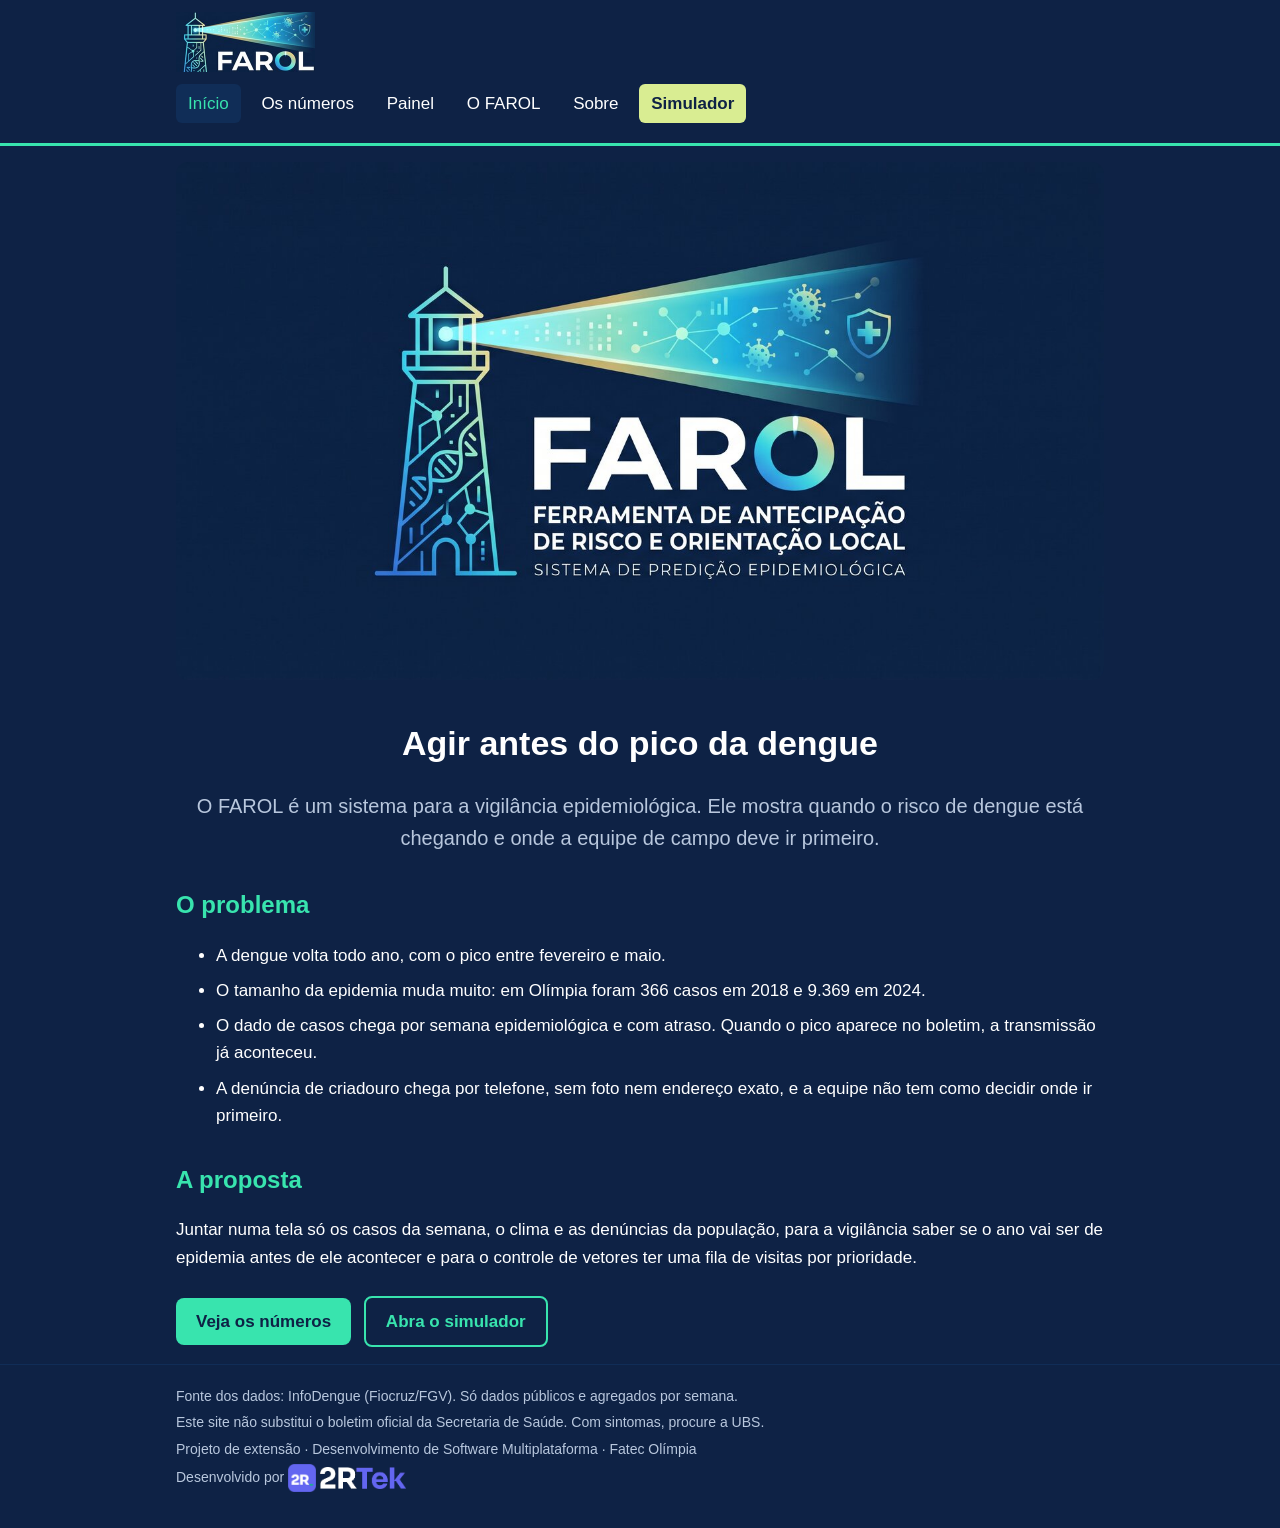
<file: site/index.html>
<!DOCTYPE html>
<html lang="pt-BR">
<head>
    <meta charset="UTF-8">
    <meta name="viewport" content="width=device-width, initial-scale=1.0">
    <title>FAROL · Vigilância da dengue</title>
    <link rel="stylesheet" href="css/estilo.css">
</head>
<body>
    <header class="topo">
        <div class="container">
            <a href="index.html"><img class="marca" src="img/farol-marca.jpg" alt="FAROL"></a>
            <nav>
                <ul class="menu">
                    <li><a class="ativo" href="index.html">Início</a></li>
                    <li><a href="dados.html">Os números</a></li>
                    <li><a href="painel.html">Painel</a></li>
                    <li><a href="proposta.html">O FAROL</a></li>
                    <li><a href="sobre.html">Sobre</a></li>
                    <li><a class="destaque" href="simulador.html">Simulador</a></li>
                </ul>
            </nav>
        </div>
    </header>

    <main class="container">
        <section class="abertura">
            <img src="img/farol-logo.jpg" alt="Logo do FAROL: um farol iluminando gráficos e dados de saúde">
            <h1>Agir antes do pico da dengue</h1>
            <p class="chamada">
                O FAROL é um sistema para a vigilância epidemiológica. Ele mostra quando o risco
                de dengue está chegando e onde a equipe de campo deve ir primeiro.
            </p>
        </section>

        <section>
            <h2>O problema</h2>
            <ul class="lista">
                <li>A dengue volta todo ano, com o pico entre fevereiro e maio.</li>
                <li>O tamanho da epidemia muda muito: em Olímpia foram 366 casos em 2018 e 9.369 em 2024.</li>
                <li>O dado de casos chega por semana epidemiológica e com atraso. Quando o pico aparece no boletim, a transmissão já aconteceu.</li>
                <li>A denúncia de criadouro chega por telefone, sem foto nem endereço exato, e a equipe não tem como decidir onde ir primeiro.</li>
            </ul>
        </section>

        <section>
            <h2>A proposta</h2>
            <p>
                Juntar numa tela só os casos da semana, o clima e as denúncias da população, para a
                vigilância saber se o ano vai ser de epidemia antes de ele acontecer e para o controle
                de vetores ter uma fila de visitas por prioridade.
            </p>
            <p>
                <a class="botao" href="dados.html">Veja os números</a>
                <a class="botao botao-claro" href="simulador.html">Abra o simulador</a>
            </p>
        </section>
    </main>

    <footer class="rodape">
        <div class="container">
            <p>Fonte dos dados: InfoDengue (Fiocruz/FGV). Só dados públicos e agregados por semana.</p>
            <p>Este site não substitui o boletim oficial da Secretaria de Saúde. Com sintomas, procure a UBS.</p>
            <p>Projeto de extensão · Desenvolvimento de Software Multiplataforma · Fatec Olímpia</p>
            <p class="assinatura">
                Desenvolvido por
                <a href="https://www.2rteksolutions.com.br">
                    <img src="img/2rtek-icone.png" alt="" width="28" height="28">
                    <img src="img/2rtek-nome.png" alt="2RTek Solutions" width="86" height="22">
                </a>
            </p>
        </div>
    </footer>
</body>
</html>
</file>
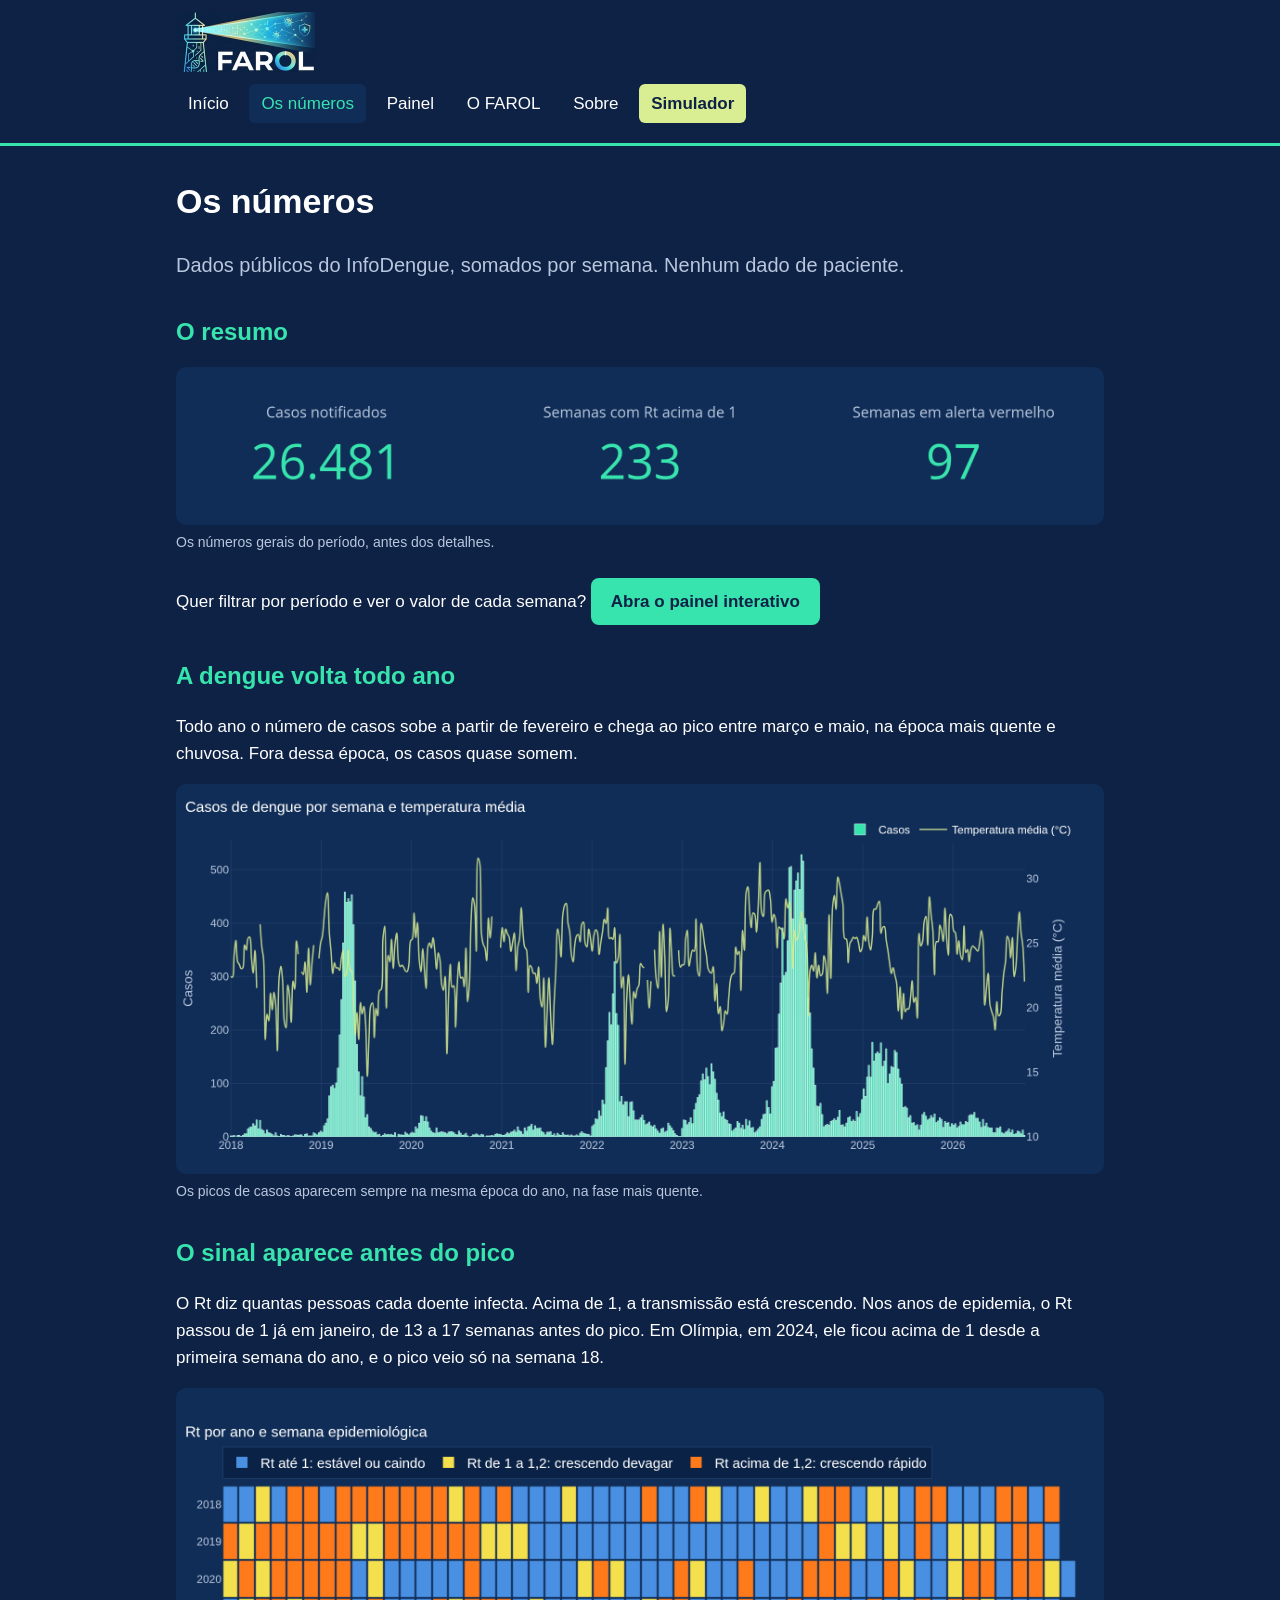
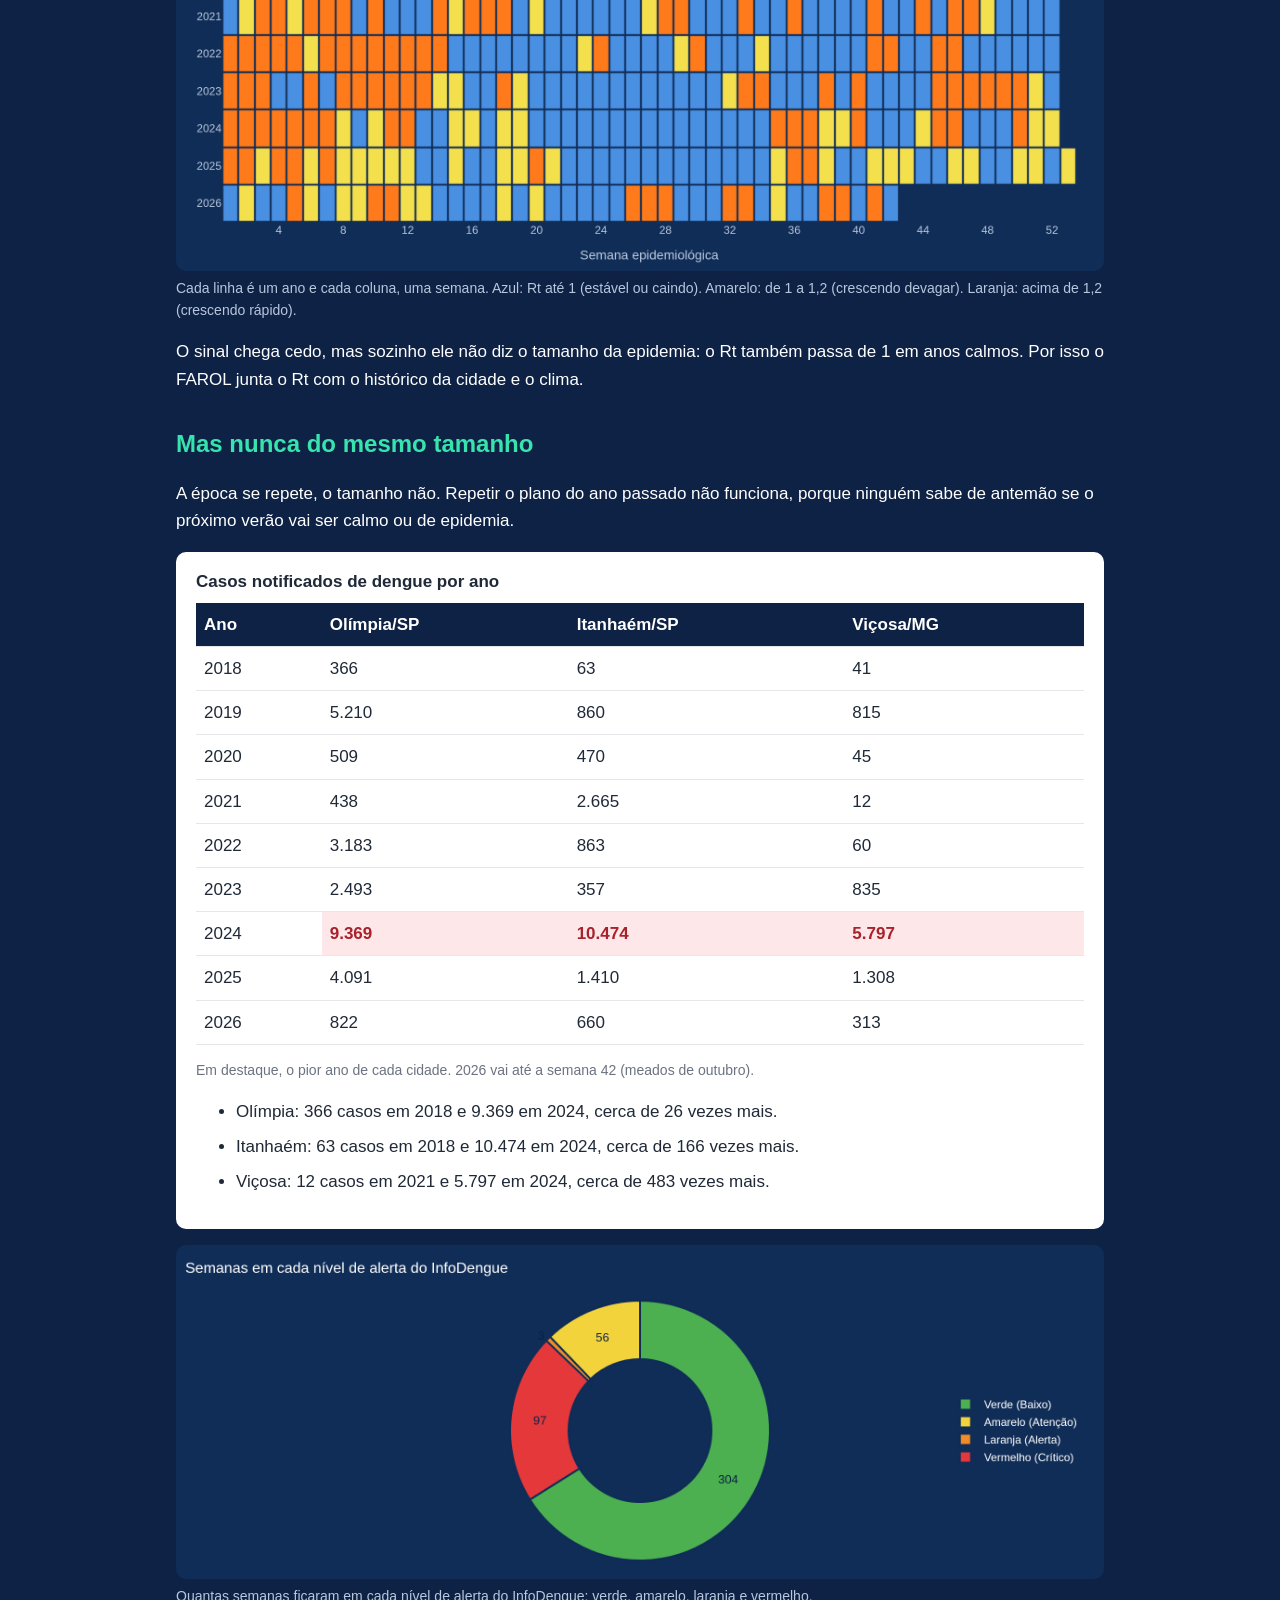
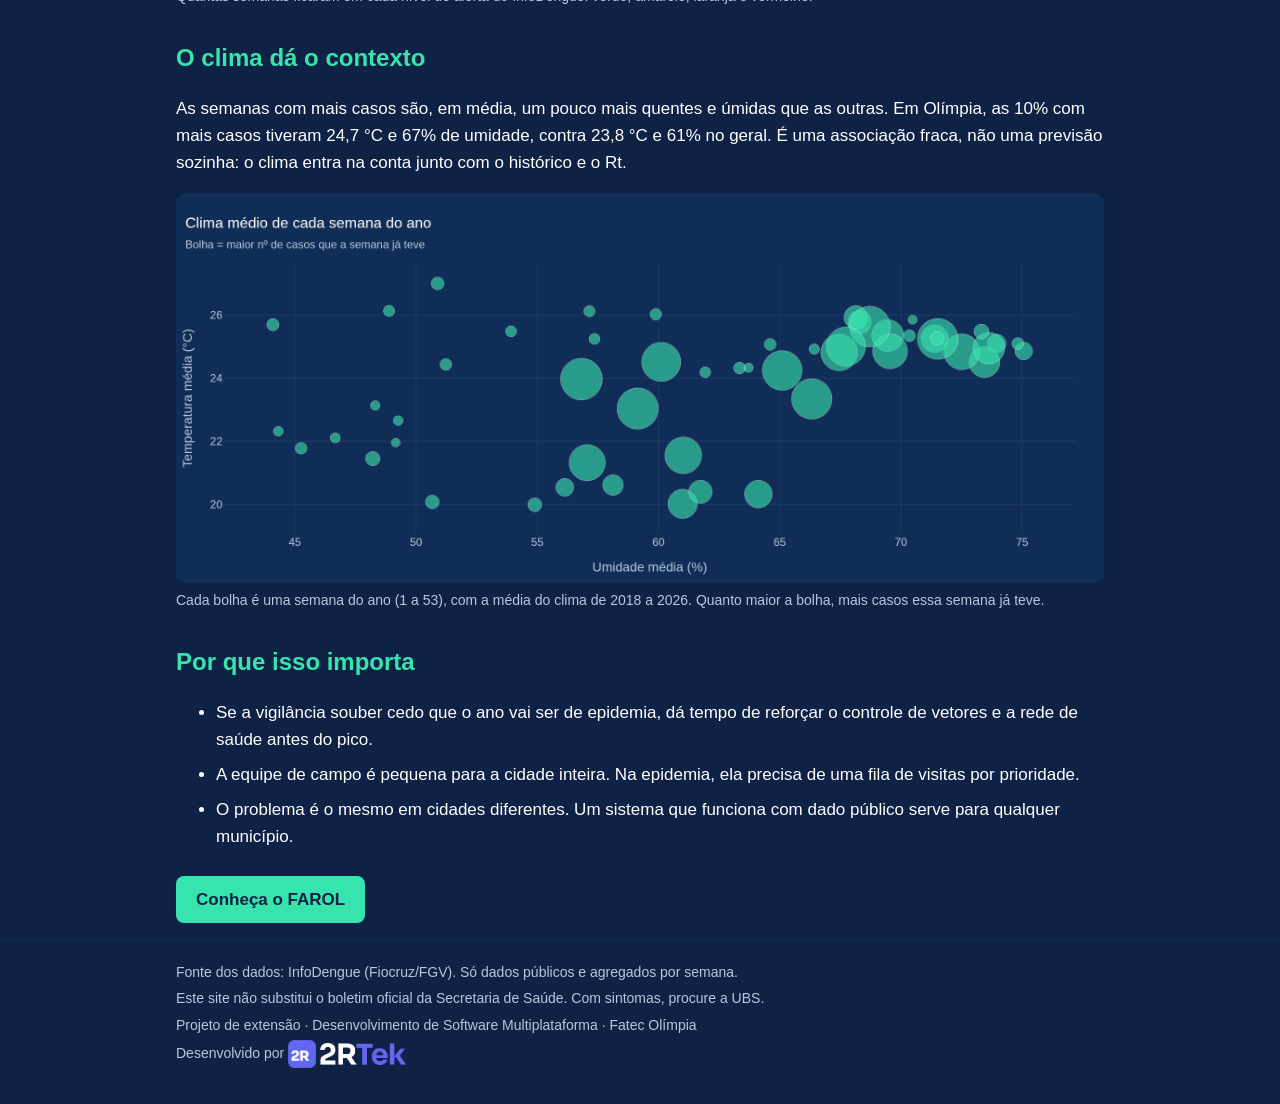
<file: site/dados.html>
<!DOCTYPE html>
<html lang="pt-BR">
<head>
    <meta charset="UTF-8">
    <meta name="viewport" content="width=device-width, initial-scale=1.0">
    <title>Os números · FAROL</title>
    <link rel="stylesheet" href="css/estilo.css">
</head>
<body>
    <header class="topo">
        <div class="container">
            <a href="index.html"><img class="marca" src="img/farol-marca.jpg" alt="FAROL"></a>
            <nav>
                <ul class="menu">
                    <li><a href="index.html">Início</a></li>
                    <li><a class="ativo" href="dados.html">Os números</a></li>
                    <li><a href="painel.html">Painel</a></li>
                    <li><a href="proposta.html">O FAROL</a></li>
                    <li><a href="sobre.html">Sobre</a></li>
                    <li><a class="destaque" href="simulador.html">Simulador</a></li>
                </ul>
            </nav>
        </div>
    </header>

    <main class="container">
        <h1>Os números</h1>
        <p class="chamada">
            Dados públicos do InfoDengue, somados por semana. Nenhum dado de paciente.
        </p>

        <section>
            <h2>O resumo</h2>
            <figure class="grafico">
                <img src="img/painel/visual-5-cartoes.png" alt="Total de casos, semanas com Rt acima de 1 e semanas em alerta vermelho, de 2018 a 2026">
                <figcaption>Os números gerais do período, antes dos detalhes.</figcaption>
            </figure>
            <p>Quer filtrar por período e ver o valor de cada semana? <a class="botao" href="painel.html">Abra o painel interativo</a></p>
        </section>

        <section>
            <h2>A dengue volta todo ano</h2>
            <p>
                Todo ano o número de casos sobe a partir de fevereiro e chega ao pico entre março e maio,
                na época mais quente e chuvosa. Fora dessa época, os casos quase somem.
            </p>
            <figure class="grafico">
                <img src="img/painel/visual-1-casos-temperatura.png" alt="Casos de dengue por semana em colunas e a temperatura média em linha, de 2018 a 2026">
                <figcaption>Os picos de casos aparecem sempre na mesma época do ano, na fase mais quente.</figcaption>
            </figure>
        </section>

        <section>
            <h2>O sinal aparece antes do pico</h2>
            <p>
                O Rt diz quantas pessoas cada doente infecta. Acima de 1, a transmissão está crescendo.
                Nos anos de epidemia, o Rt passou de 1 já em janeiro, de 13 a 17 semanas antes do pico.
                Em Olímpia, em 2024, ele ficou acima de 1 desde a primeira semana do ano, e o pico veio
                só na semana 18.
            </p>
            <figure class="grafico">
                <img src="img/painel/visual-4-rt-ano-semana.png" alt="Mapa de calor do Rt por ano e semana epidemiológica em três faixas: até 1, de 1 a 1,2 e acima de 1,2">
                <figcaption>Cada linha é um ano e cada coluna, uma semana. Azul: Rt até 1 (estável ou caindo). Amarelo: de 1 a 1,2 (crescendo devagar). Laranja: acima de 1,2 (crescendo rápido).</figcaption>
            </figure>
            <p>
                O sinal chega cedo, mas sozinho ele não diz o tamanho da epidemia: o Rt também passa de 1
                em anos calmos. Por isso o FAROL junta o Rt com o histórico da cidade e o clima.
            </p>
        </section>

        <section>
            <h2>Mas nunca do mesmo tamanho</h2>
            <p>
                A época se repete, o tamanho não. Repetir o plano do ano passado não funciona, porque
                ninguém sabe de antemão se o próximo verão vai ser calmo ou de epidemia.
            </p>

            <div class="cartao">
                <table class="tabela">
                    <caption>Casos notificados de dengue por ano</caption>
                    <thead>
                        <tr>
                            <th>Ano</th>
                            <th>Olímpia/SP</th>
                            <th>Itanhaém/SP</th>
                            <th>Viçosa/MG</th>
                        </tr>
                    </thead>
                    <tbody id="corpo-tabela"></tbody>
                </table>
                <p class="nota">Em destaque, o pior ano de cada cidade. 2026 vai até a semana 42 (meados de outubro).</p>
                <ul class="lista" id="comparacoes"></ul>
            </div>

            <figure class="grafico">
                <img src="img/painel/visual-3-niveis-alerta.png" alt="Gráfico de rosca com o número de semanas em cada nível de alerta do InfoDengue">
                <figcaption>Quantas semanas ficaram em cada nível de alerta do InfoDengue: verde, amarelo, laranja e vermelho.</figcaption>
            </figure>
        </section>

        <section>
            <h2>O clima dá o contexto</h2>
            <p>
                As semanas com mais casos são, em média, um pouco mais quentes e úmidas que as outras.
                Em Olímpia, as 10% com mais casos tiveram 24,7 °C e 67% de umidade, contra 23,8 °C e 61%
                no geral. É uma associação fraca, não uma previsão sozinha: o clima entra na conta junto
                com o histórico e o Rt.
            </p>
            <figure class="grafico">
                <img src="img/painel/visual-2-temperatura-umidade.png" alt="Gráfico de bolhas com a temperatura média e a umidade média de cada semana do ano">
                <figcaption>Cada bolha é uma semana do ano (1 a 53), com a média do clima de 2018 a 2026. Quanto maior a bolha, mais casos essa semana já teve.</figcaption>
            </figure>
        </section>

        <section>
            <h2>Por que isso importa</h2>
            <ul class="lista">
                <li>Se a vigilância souber cedo que o ano vai ser de epidemia, dá tempo de reforçar o controle de vetores e a rede de saúde antes do pico.</li>
                <li>A equipe de campo é pequena para a cidade inteira. Na epidemia, ela precisa de uma fila de visitas por prioridade.</li>
                <li>O problema é o mesmo em cidades diferentes. Um sistema que funciona com dado público serve para qualquer município.</li>
            </ul>
            <p><a class="botao" href="proposta.html">Conheça o FAROL</a></p>
        </section>
    </main>

    <footer class="rodape">
        <div class="container">
            <p>Fonte dos dados: InfoDengue (Fiocruz/FGV). Só dados públicos e agregados por semana.</p>
            <p>Este site não substitui o boletim oficial da Secretaria de Saúde. Com sintomas, procure a UBS.</p>
            <p>Projeto de extensão · Desenvolvimento de Software Multiplataforma · Fatec Olímpia</p>
            <p class="assinatura">
                Desenvolvido por
                <a href="https://www.2rteksolutions.com.br">
                    <img src="img/2rtek-icone.png" alt="" width="28" height="28">
                    <img src="img/2rtek-nome.png" alt="2RTek Solutions" width="86" height="22">
                </a>
            </p>
        </div>
    </footer>

    <script src="js/numeros.js"></script>
    <script src="js/tabela.js"></script>
</body>
</html>
</file>
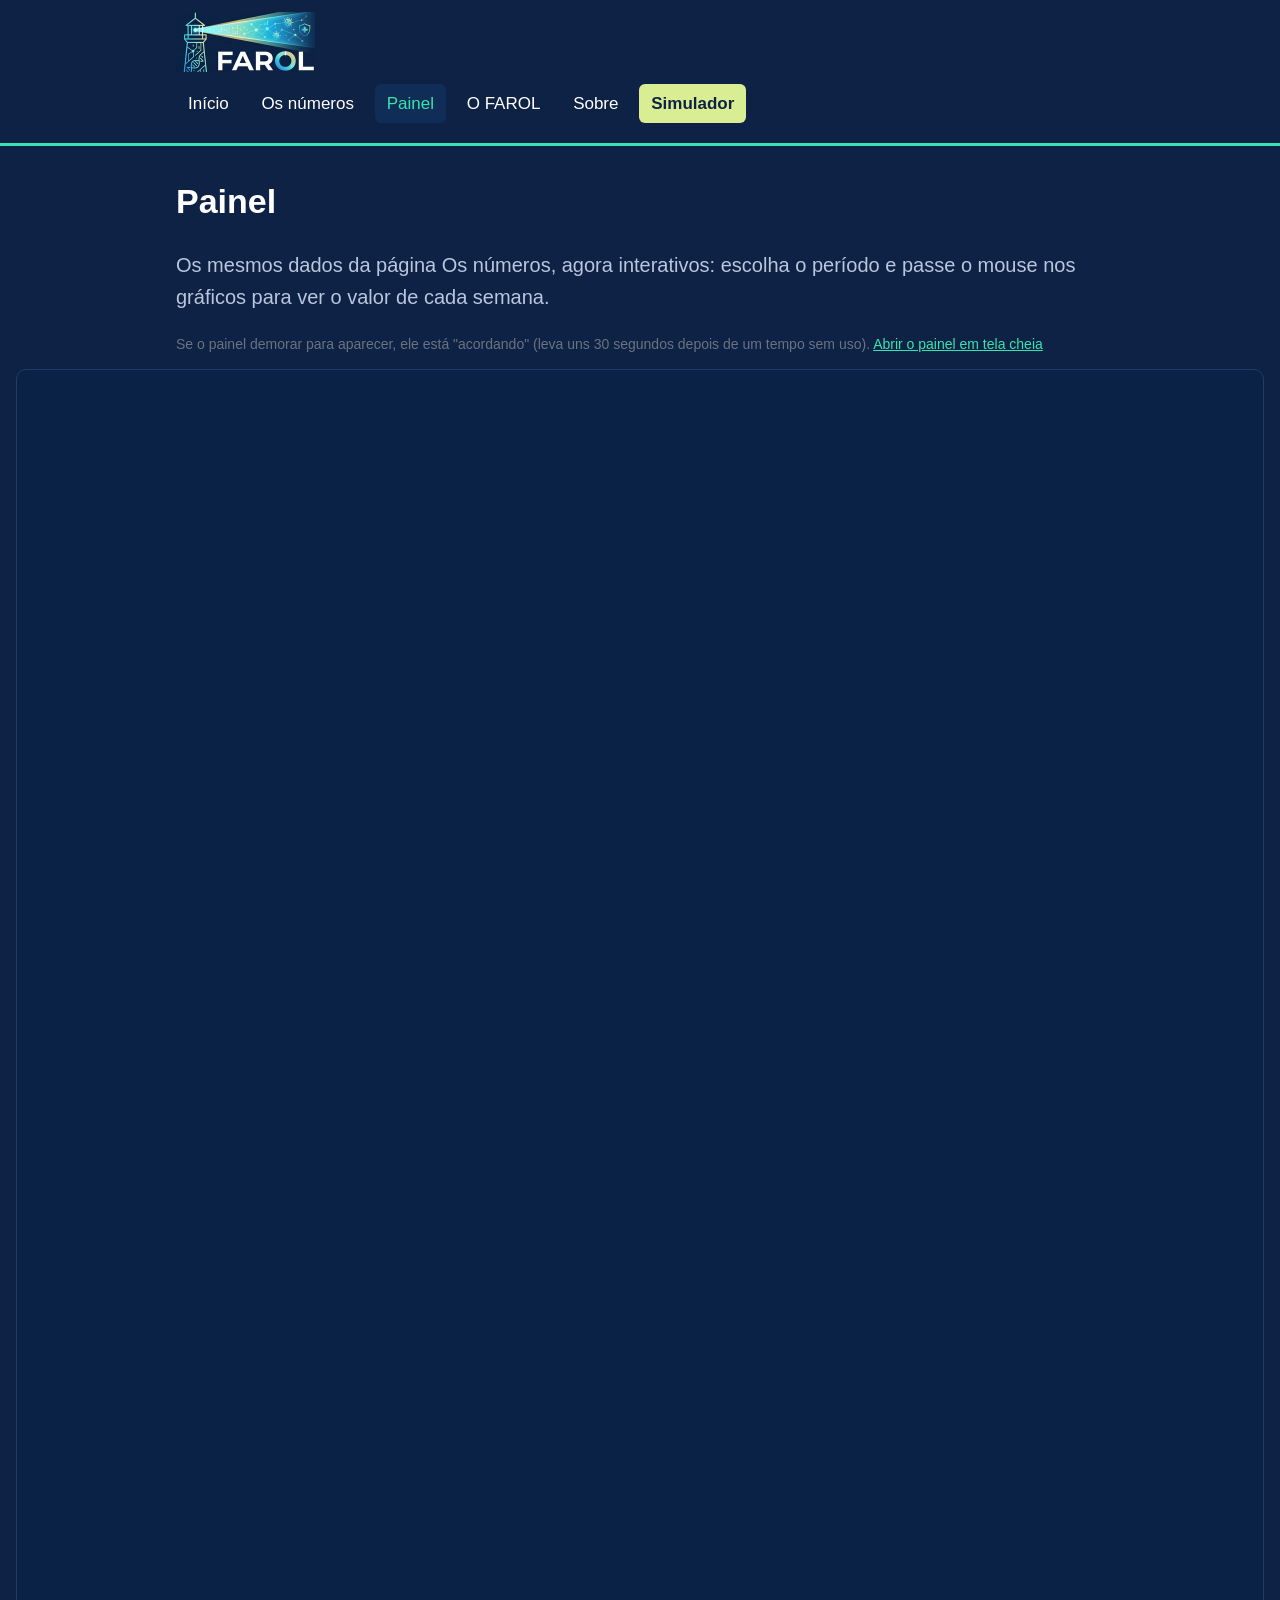
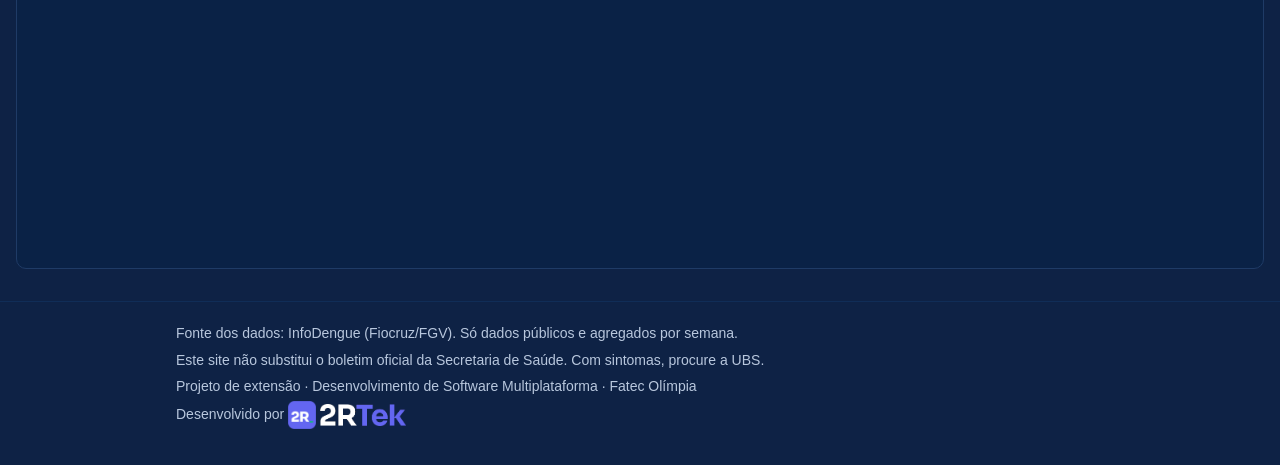
<file: site/painel.html>
<!DOCTYPE html>
<html lang="pt-BR">
<head>
    <meta charset="UTF-8">
    <meta name="viewport" content="width=device-width, initial-scale=1.0">
    <title>Painel · FAROL</title>
    <link rel="stylesheet" href="css/estilo.css">
</head>
<body>
    <header class="topo">
        <div class="container">
            <a href="index.html"><img class="marca" src="img/farol-marca.jpg" alt="FAROL"></a>
            <nav>
                <ul class="menu">
                    <li><a href="index.html">Início</a></li>
                    <li><a href="dados.html">Os números</a></li>
                    <li><a class="ativo" href="painel.html">Painel</a></li>
                    <li><a href="proposta.html">O FAROL</a></li>
                    <li><a href="sobre.html">Sobre</a></li>
                    <li><a class="destaque" href="simulador.html">Simulador</a></li>
                </ul>
            </nav>
        </div>
    </header>

    <main class="container">
        <h1>Painel</h1>
        <p class="chamada">
            Os mesmos dados da página Os números, agora interativos: escolha o período e passe o mouse
            nos gráficos para ver o valor de cada semana.
        </p>
        <!--
            O painel é um app Streamlit (pasta painel/ do repositório), publicado no Streamlit Community Cloud.
            Se o endereço mudar, troque nos dois lugares abaixo (o iframe e o link).
            O iframe usa o caminho direto do app (/~/+/): pelo endereço normal, a moldura do
            Streamlit Cloud deixa o painel com uns 100 px de altura.
        -->
        <p class="nota">
            Se o painel demorar para aparecer, ele está "acordando" (leva uns 30 segundos depois de um tempo sem uso).
            <a href="https://farol-dengue.streamlit.app/" target="_blank" rel="noopener">Abrir o painel em tela cheia</a>
        </p>
    </main>

    <div class="painel-largo">
        <iframe class="painel-embed" src="https://farol-dengue.streamlit.app/~/+/?embed=true"
                title="Painel interativo da dengue em Olímpia/SP" loading="lazy"></iframe>
    </div>

    <footer class="rodape">
        <div class="container">
            <p>Fonte dos dados: InfoDengue (Fiocruz/FGV). Só dados públicos e agregados por semana.</p>
            <p>Este site não substitui o boletim oficial da Secretaria de Saúde. Com sintomas, procure a UBS.</p>
            <p>Projeto de extensão · Desenvolvimento de Software Multiplataforma · Fatec Olímpia</p>
            <p class="assinatura">
                Desenvolvido por
                <a href="https://www.2rteksolutions.com.br">
                    <img src="img/2rtek-icone.png" alt="" width="28" height="28">
                    <img src="img/2rtek-nome.png" alt="2RTek Solutions" width="86" height="22">
                </a>
            </p>
        </div>
    </footer>

</body>
</html>
</file>
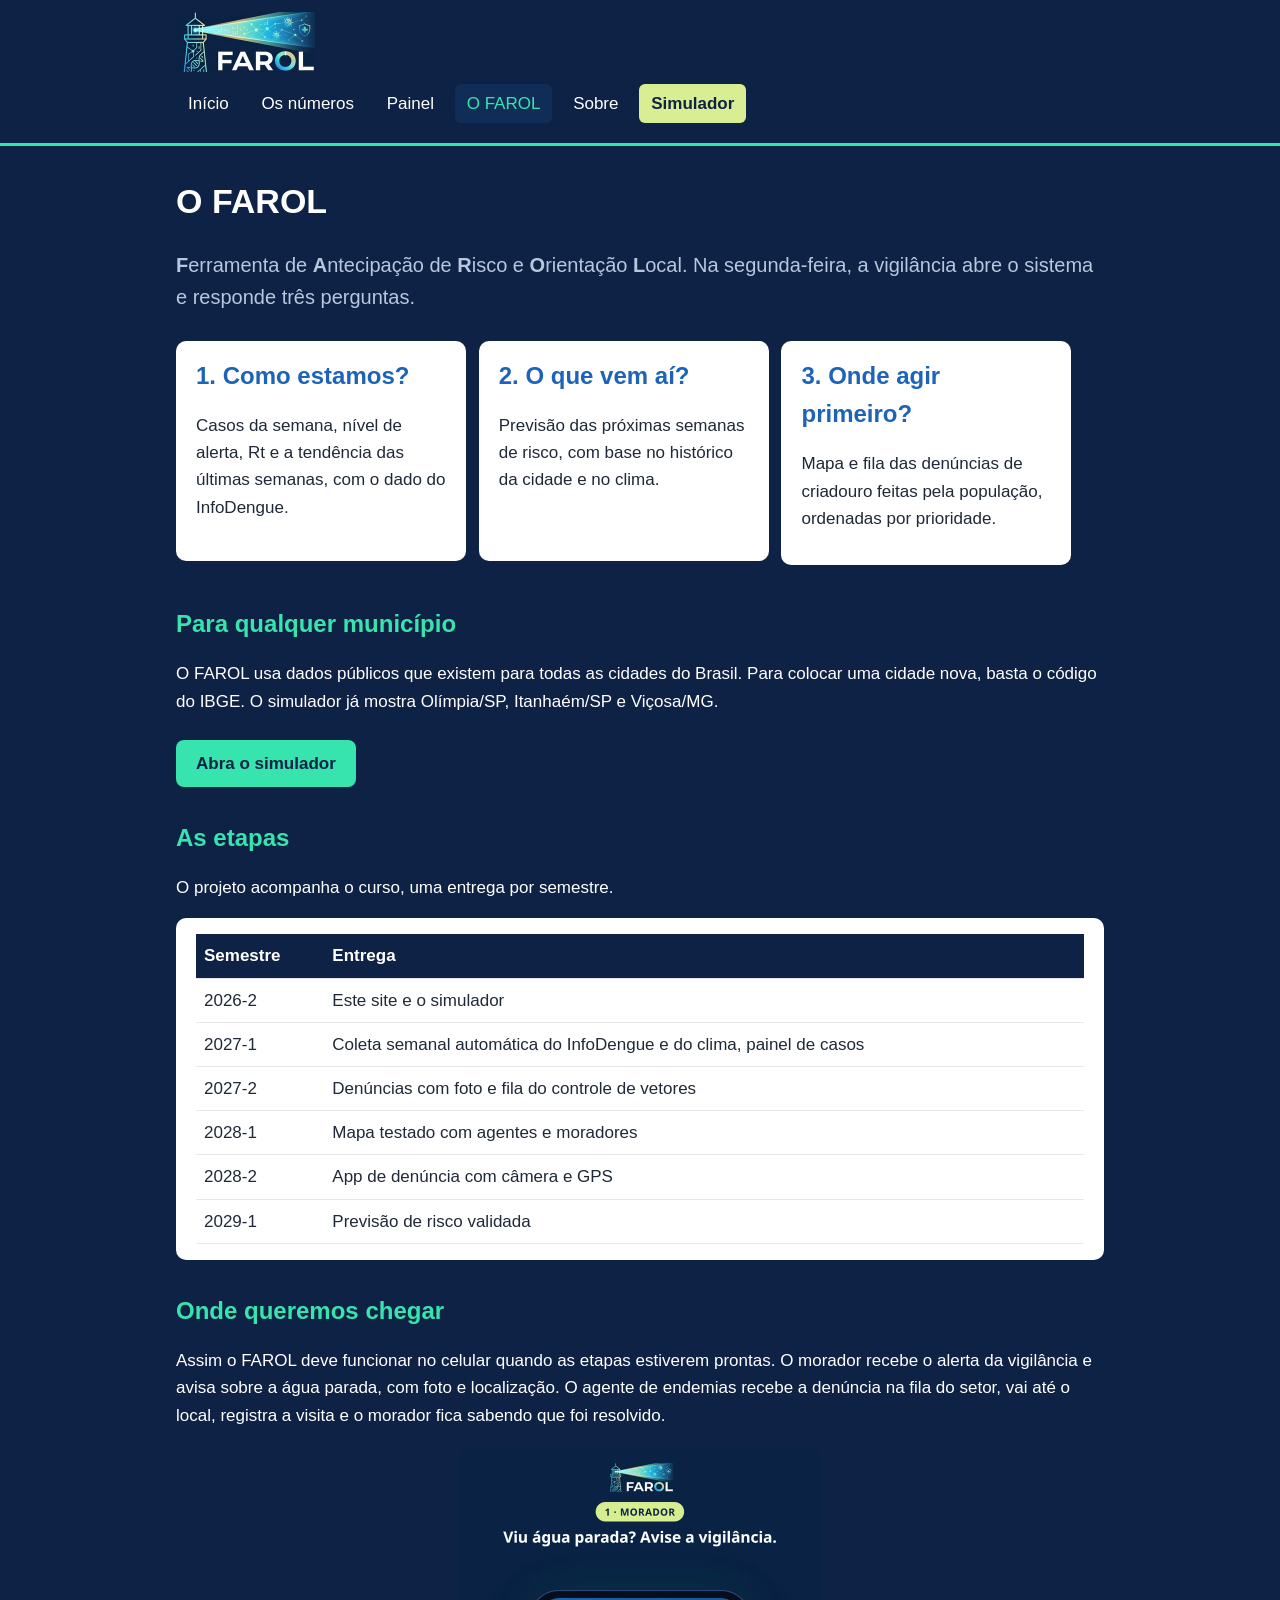
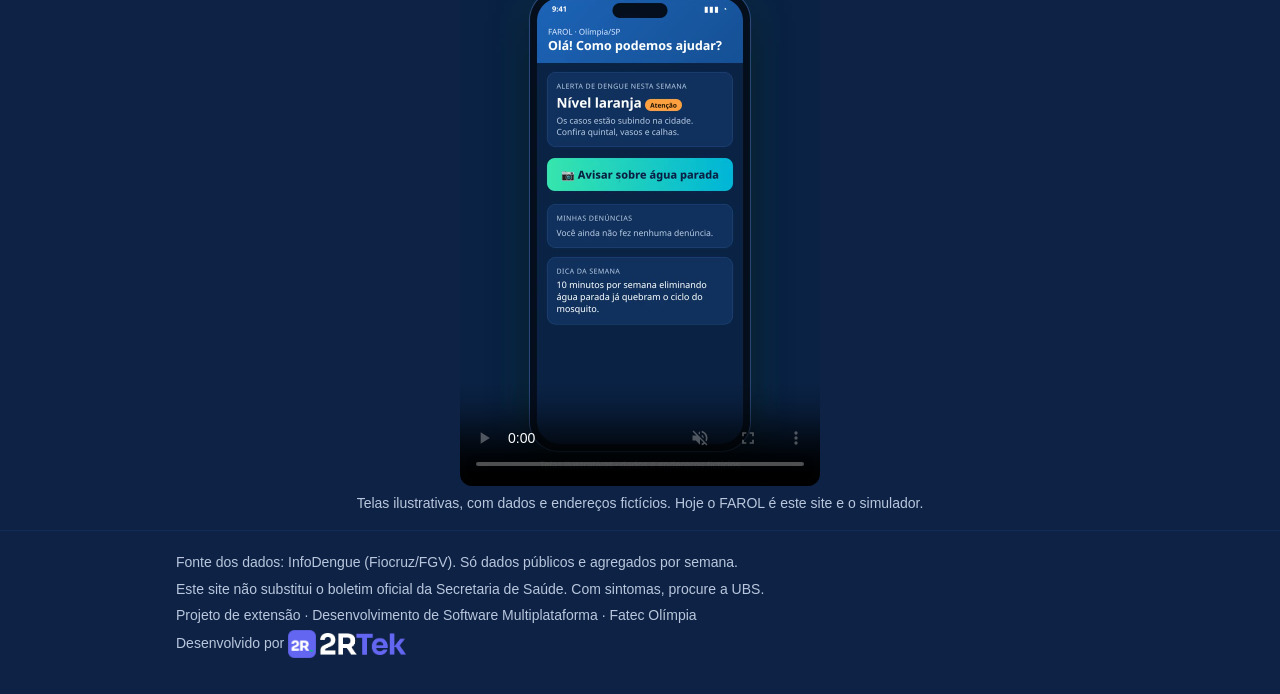
<file: site/proposta.html>
<!DOCTYPE html>
<html lang="pt-BR">
<head>
    <meta charset="UTF-8">
    <meta name="viewport" content="width=device-width, initial-scale=1.0">
    <title>O FAROL · Vigilância da dengue</title>
    <link rel="stylesheet" href="css/estilo.css">
</head>
<body>
    <header class="topo">
        <div class="container">
            <a href="index.html"><img class="marca" src="img/farol-marca.jpg" alt="FAROL"></a>
            <nav>
                <ul class="menu">
                    <li><a href="index.html">Início</a></li>
                    <li><a href="dados.html">Os números</a></li>
                    <li><a href="painel.html">Painel</a></li>
                    <li><a class="ativo" href="proposta.html">O FAROL</a></li>
                    <li><a href="sobre.html">Sobre</a></li>
                    <li><a class="destaque" href="simulador.html">Simulador</a></li>
                </ul>
            </nav>
        </div>
    </header>

    <main class="container">
        <h1>O FAROL</h1>
        <p class="chamada">
            <strong>F</strong>erramenta de <strong>A</strong>ntecipação de <strong>R</strong>isco e
            <strong>O</strong>rientação <strong>L</strong>ocal. Na segunda-feira, a vigilância abre o
            sistema e responde três perguntas.
        </p>

        <section>
            <article class="cartao funcao">
                <h2>1. Como estamos?</h2>
                <p>Casos da semana, nível de alerta, Rt e a tendência das últimas semanas, com o dado do InfoDengue.</p>
            </article>
            <article class="cartao funcao">
                <h2>2. O que vem aí?</h2>
                <p>Previsão das próximas semanas de risco, com base no histórico da cidade e no clima.</p>
            </article>
            <article class="cartao funcao">
                <h2>3. Onde agir primeiro?</h2>
                <p>Mapa e fila das denúncias de criadouro feitas pela população, ordenadas por prioridade.</p>
            </article>
        </section>

        <section>
            <h2>Para qualquer município</h2>
            <p>
                O FAROL usa dados públicos que existem para todas as cidades do Brasil. Para colocar uma
                cidade nova, basta o código do IBGE. O simulador já mostra Olímpia/SP, Itanhaém/SP e Viçosa/MG.
            </p>
            <p><a class="botao" href="simulador.html">Abra o simulador</a></p>
        </section>

        <section>
            <h2>As etapas</h2>
            <p>O projeto acompanha o curso, uma entrega por semestre.</p>
            <div class="cartao">
                <table class="tabela">
                    <thead>
                        <tr>
                            <th>Semestre</th>
                            <th>Entrega</th>
                        </tr>
                    </thead>
                    <tbody>
                        <tr><td>2026-2</td><td>Este site e o simulador</td></tr>
                        <tr><td>2027-1</td><td>Coleta semanal automática do InfoDengue e do clima, painel de casos</td></tr>
                        <tr><td>2027-2</td><td>Denúncias com foto e fila do controle de vetores</td></tr>
                        <tr><td>2028-1</td><td>Mapa testado com agentes e moradores</td></tr>
                        <tr><td>2028-2</td><td>App de denúncia com câmera e GPS</td></tr>
                        <tr><td>2029-1</td><td>Previsão de risco validada</td></tr>
                    </tbody>
                </table>
            </div>
        </section>

        <section>
            <h2>Onde queremos chegar</h2>
            <p>
                Assim o FAROL deve funcionar no celular quando as etapas estiverem prontas. O morador recebe o
                alerta da vigilância e avisa sobre a água parada, com foto e localização. O agente de endemias recebe
                a denúncia na fila do setor, vai até o local, registra a visita e o morador fica sabendo que foi resolvido.
            </p>
            <figure class="video">
                <video src="video/farol-celular.mp4" poster="img/video-capa.jpg" width="360"
                       controls autoplay muted loop playsinline>
                    Seu navegador não mostra vídeos. <a href="video/farol-celular.mp4">Baixe o vídeo</a>.
                </video>
                <figcaption>Telas ilustrativas, com dados e endereços fictícios. Hoje o FAROL é este site e o simulador.</figcaption>
            </figure>
        </section>
    </main>

    <footer class="rodape">
        <div class="container">
            <p>Fonte dos dados: InfoDengue (Fiocruz/FGV). Só dados públicos e agregados por semana.</p>
            <p>Este site não substitui o boletim oficial da Secretaria de Saúde. Com sintomas, procure a UBS.</p>
            <p>Projeto de extensão · Desenvolvimento de Software Multiplataforma · Fatec Olímpia</p>
            <p class="assinatura">
                Desenvolvido por
                <a href="https://www.2rteksolutions.com.br">
                    <img src="img/2rtek-icone.png" alt="" width="28" height="28">
                    <img src="img/2rtek-nome.png" alt="2RTek Solutions" width="86" height="22">
                </a>
            </p>
        </div>
    </footer>
</body>
</html>
</file>
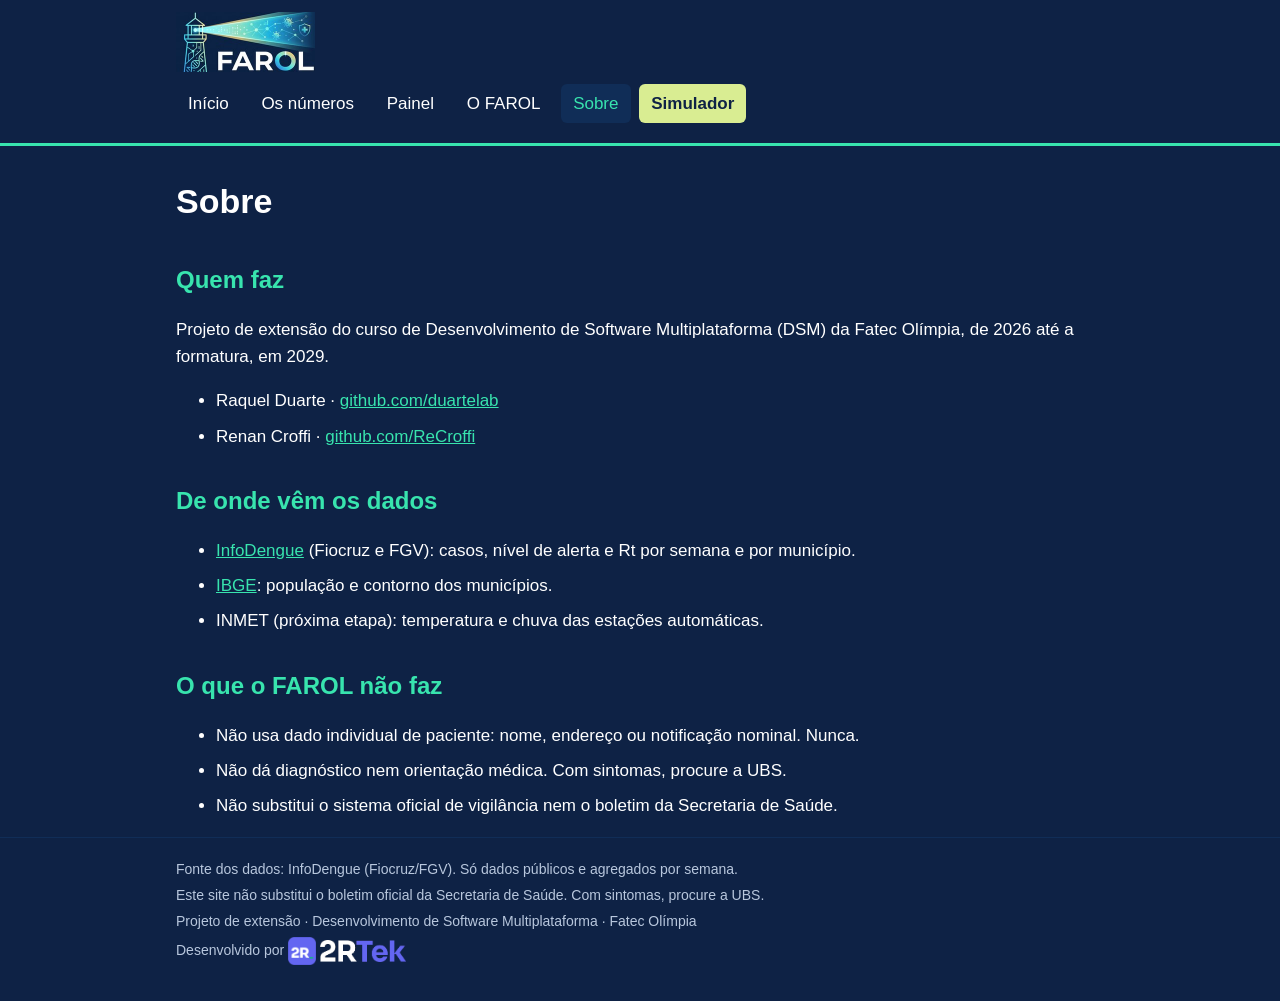
<file: site/sobre.html>
<!DOCTYPE html>
<html lang="pt-BR">
<head>
    <meta charset="UTF-8">
    <meta name="viewport" content="width=device-width, initial-scale=1.0">
    <title>Sobre · FAROL</title>
    <link rel="stylesheet" href="css/estilo.css">
</head>
<body>
    <header class="topo">
        <div class="container">
            <a href="index.html"><img class="marca" src="img/farol-marca.jpg" alt="FAROL"></a>
            <nav>
                <ul class="menu">
                    <li><a href="index.html">Início</a></li>
                    <li><a href="dados.html">Os números</a></li>
                    <li><a href="painel.html">Painel</a></li>
                    <li><a href="proposta.html">O FAROL</a></li>
                    <li><a class="ativo" href="sobre.html">Sobre</a></li>
                    <li><a class="destaque" href="simulador.html">Simulador</a></li>
                </ul>
            </nav>
        </div>
    </header>

    <main class="container">
        <h1>Sobre</h1>

        <section>
            <h2>Quem faz</h2>
            <p>
                Projeto de extensão do curso de Desenvolvimento de Software Multiplataforma (DSM)
                da Fatec Olímpia, de 2026 até a formatura, em 2029.
            </p>
            <ul class="lista">
                <li>Raquel Duarte · <a href="https://github.com/duartelab">github.com/duartelab</a></li>
                <li>Renan Croffi · <a href="https://github.com/ReCroffi">github.com/ReCroffi</a></li>
            </ul>
        </section>

        <section>
            <h2>De onde vêm os dados</h2>
            <ul class="lista">
                <li><a href="https://info.dengue.mat.br/">InfoDengue</a> (Fiocruz e FGV): casos, nível de alerta e Rt por semana e por município.</li>
                <li><a href="https://www.ibge.gov.br/">IBGE</a>: população e contorno dos municípios.</li>
                <li>INMET (próxima etapa): temperatura e chuva das estações automáticas.</li>
            </ul>
        </section>

        <section>
            <h2>O que o FAROL não faz</h2>
            <ul class="lista">
                <li>Não usa dado individual de paciente: nome, endereço ou notificação nominal. Nunca.</li>
                <li>Não dá diagnóstico nem orientação médica. Com sintomas, procure a UBS.</li>
                <li>Não substitui o sistema oficial de vigilância nem o boletim da Secretaria de Saúde.</li>
            </ul>
        </section>
    </main>

    <footer class="rodape">
        <div class="container">
            <p>Fonte dos dados: InfoDengue (Fiocruz/FGV). Só dados públicos e agregados por semana.</p>
            <p>Este site não substitui o boletim oficial da Secretaria de Saúde. Com sintomas, procure a UBS.</p>
            <p>Projeto de extensão · Desenvolvimento de Software Multiplataforma · Fatec Olímpia</p>
            <p class="assinatura">
                Desenvolvido por
                <a href="https://www.2rteksolutions.com.br">
                    <img src="img/2rtek-icone.png" alt="" width="28" height="28">
                    <img src="img/2rtek-nome.png" alt="2RTek Solutions" width="86" height="22">
                </a>
            </p>
        </div>
    </footer>
</body>
</html>
</file>
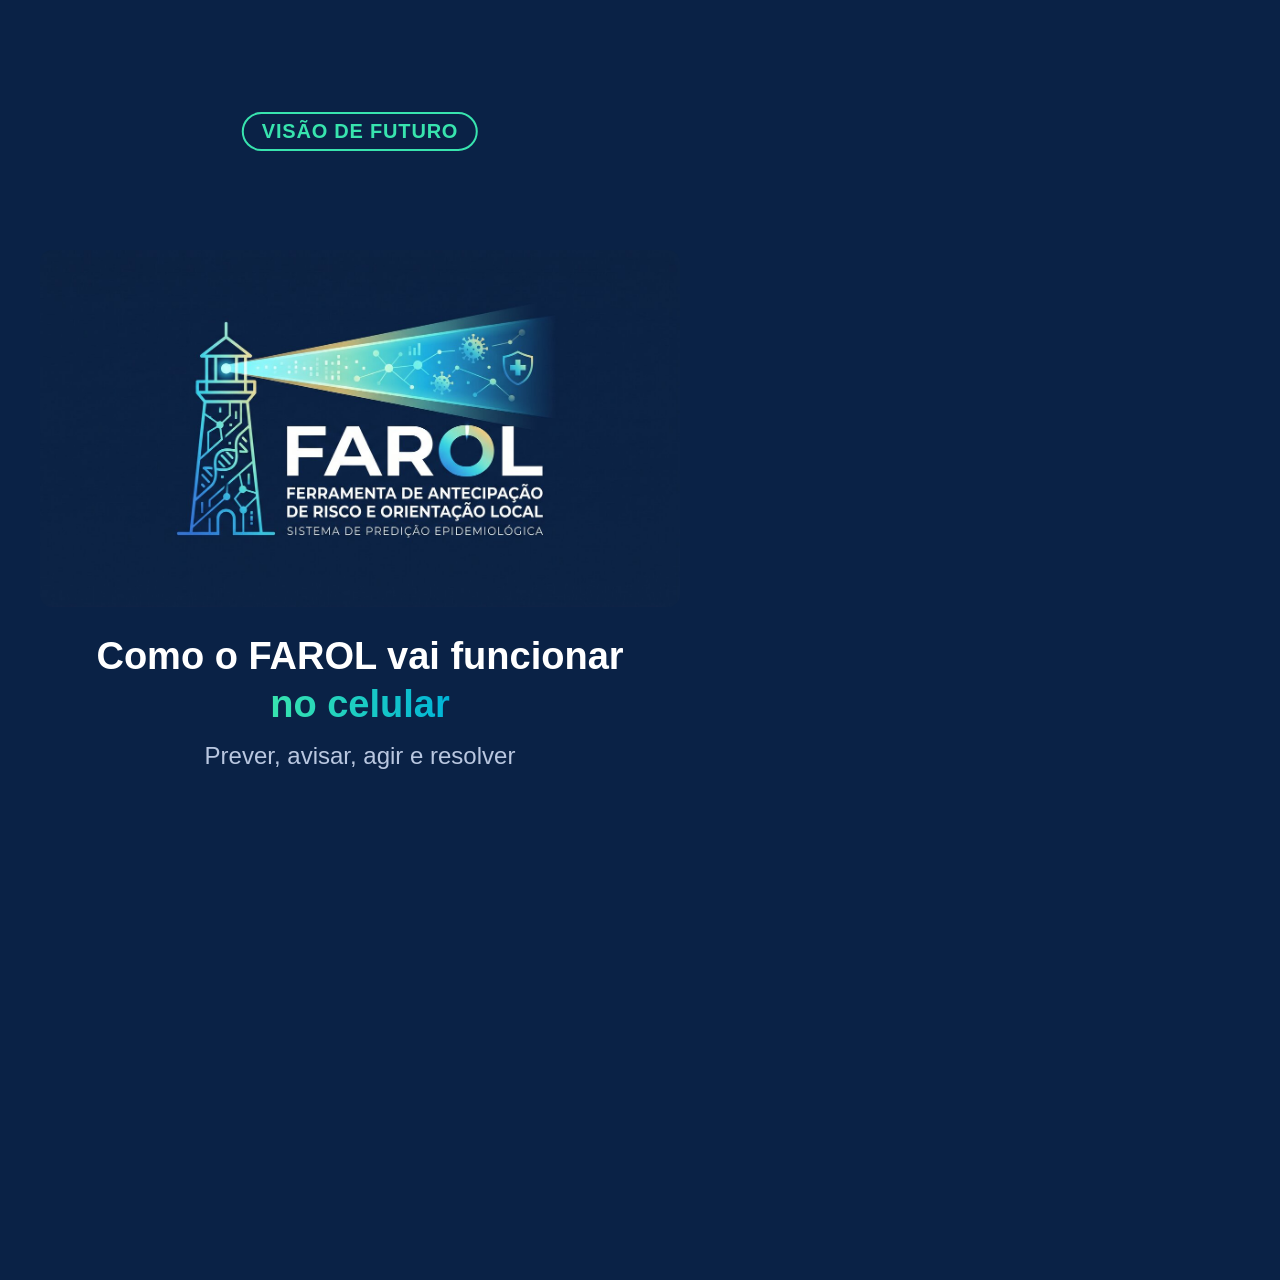
<file: docs/video/farol-celular.html>
<!DOCTYPE html>
<html lang="pt-BR">
<head>
<meta charset="UTF-8">
<title>FAROL no celular</title>
<!--
  Animação do vídeo "FAROL no celular" (visão de futuro: morador e agente de endemias).
  Cada quadro é desenhado por render(t), com t em segundos, e o gravar.mjs fotografa
  os quadros um a um. Aberta direto no navegador, a página toca sozinha em loop.
  Telas ilustrativas: dados, endereços e protocolos são fictícios.
-->
<style>
  :root {
    --fundo: #0a2246;
    --fundo-2: #10305e;
    --fundo-3: #173a70;
    --ciano: #38e4ae;
    --ciano-2: #00b4d8;
    --azul: #1d63b8;
    --destaque: #d9ed92;
    --texto: #ffffff;
    --texto-2: #b9c7e0;
    --alta: #ff6b6b;
    --media: #ffb347;
    --laranja: #ff9f43;
  }
  * { box-sizing: border-box; margin: 0; padding: 0; }
  html, body { width: 720px; height: 1280px; overflow: hidden; }
  body {
    background: var(--fundo);
    color: var(--texto);
    font-family: "Noto Sans", "Liberation Sans", Arial, sans-serif;
    position: relative;
  }

  /* Faixa de cima: marca, papel e legenda */
  .marca { position: absolute; top: 34px; left: 50%; transform: translateX(-50%); height: 58px; }
  .papel {
    position: absolute; top: 112px; left: 50%; transform: translateX(-50%);
    padding: 6px 18px; border-radius: 999px; font-size: 20px; font-weight: 700;
    letter-spacing: .04em; text-transform: uppercase; white-space: nowrap;
  }
  .papel.morador { background: var(--destaque); color: var(--fundo); }
  .papel.agente { background: linear-gradient(90deg, var(--ciano), var(--ciano-2)); color: var(--fundo); }
  .papel.futuro { border: 2px solid var(--ciano); color: var(--ciano); }
  .papel.previsao { background: var(--azul); color: var(--texto); box-shadow: 0 0 0 2px var(--ciano); }

  /* Tela de bloqueio com notificação */
  .bloqueio { background: linear-gradient(170deg, #1d63b8 0%, #0a2246 70%); text-align: center; }
  .bloqueio .hora { font-size: 84px; font-weight: 300; margin-top: 70px; letter-spacing: -2px; }
  .bloqueio .dia { font-size: 19px; color: #d6e4ff; }
  .bloqueio .aviso-push { top: 290px; text-align: left; }
  .aviso-push.alerta { border-left: 6px solid var(--laranja); }

  /* Gráfico da previsão */
  .grafico-prev svg { width: 100%; display: block; }
  .legenda-graf { font-size: 14px; color: var(--texto-2); margin-top: 8px; }
  .legenda-graf span { display: inline-block; margin-right: 12px; }
  .marca-cor { display: inline-block; width: 18px; height: 4px; vertical-align: middle; margin-right: 4px; }
  .acao { border-color: var(--destaque); }
  .legenda {
    position: absolute; top: 162px; left: 40px; right: 40px; text-align: center;
    font-size: 31px; line-height: 1.3; font-weight: 700;
  }
  .rodape-video {
    position: absolute; bottom: 30px; left: 0; right: 0; text-align: center;
    font-size: 19px; color: var(--texto-2);
  }

  /* Celular */
  .celular {
    position: absolute; left: 140px; top: 290px; width: 440px; height: 920px;
    border-radius: 58px; background: #050d1c; padding: 14px;
    box-shadow: 0 0 0 2px #2a4a80, 0 30px 80px rgba(0,0,0,.55), 0 0 90px rgba(56,228,174,.12);
  }
  .tela {
    position: relative; width: 412px; height: 892px; border-radius: 46px;
    overflow: hidden; background: var(--fundo);
  }
  .barra-status {
    position: absolute; top: 0; left: 0; right: 0; height: 40px; z-index: 5;
    display: block; padding: 12px 30px 0; font-size: 15px; font-weight: 700;
  }
  .barra-status .dir { float: right; letter-spacing: 2px; }
  .notch {
    position: absolute; top: 10px; left: 50%; transform: translateX(-50%);
    width: 110px; height: 30px; border-radius: 20px; background: #050d1c; z-index: 6;
  }

  .cena { position: absolute; inset: 0; padding: 52px 20px 20px; }
  .cabecalho-app {
    margin: -52px -20px 18px; padding: 56px 22px 18px;
    background: linear-gradient(135deg, var(--azul), #164f95);
  }
  .cabecalho-app.agente { background: linear-gradient(135deg, #0d2c5c, #123a74); border-bottom: 3px solid var(--ciano); }
  .cabecalho-app small { display: block; font-size: 16px; color: #d6e4ff; }
  .cabecalho-app strong { display: block; font-size: 25px; }

  .cartao {
    background: var(--fundo-2); border: 1px solid #234a85; border-radius: 18px;
    padding: 18px; margin-bottom: 18px;
  }
  .rotulo { font-size: 14px; color: var(--texto-2); text-transform: uppercase; letter-spacing: .06em; }
  .grande { font-size: 27px; font-weight: 700; margin-top: 4px; }
  .etiqueta {
    display: inline-block; padding: 3px 10px; border-radius: 999px;
    font-size: 13px; font-weight: 700; color: #1b1300;
  }
  .etiqueta.laranja { background: var(--laranja); }
  .etiqueta.alta { background: var(--alta); color: #2a0606; }
  .etiqueta.media { background: var(--media); }
  .etiqueta.baixa { background: var(--ciano); color: var(--fundo); }
  .etiqueta.nova { background: var(--destaque); color: var(--fundo); }

  .botao-app {
    display: block; width: 100%; padding: 18px; border: 0; border-radius: 16px;
    background: linear-gradient(90deg, var(--ciano), var(--ciano-2));
    color: var(--fundo); font: inherit; font-size: 22px; font-weight: 800; text-align: center;
  }
  .botao-app.secundario { background: transparent; border: 2px solid var(--ciano); color: var(--ciano); }
  .pressionado { filter: brightness(1.25); transform: scale(.97); }

  .texto-2 { color: var(--texto-2); font-size: 17px; }
  .linha { padding: 12px 0; border-bottom: 1px solid #22467d; font-size: 16px; }
  .linha:last-child { border-bottom: 0; }

  /* Câmera */
  .camera { background: #000; padding: 0; }
  .visor { position: absolute; inset: 0; }
  .visor svg { width: 100%; height: 100%; }
  .mira {
    position: absolute; left: 66px; top: 260px; width: 280px; height: 280px;
    border: 3px solid rgba(255,255,255,.85); border-radius: 20px;
  }
  .obturador {
    position: absolute; bottom: 46px; left: 50%; margin-left: -42px;
    width: 84px; height: 84px; border-radius: 50%; border: 6px solid #fff; background: rgba(255,255,255,.25);
  }
  .flash { position: absolute; inset: 0; background: #fff; opacity: 0; }
  .aviso-camera {
    position: absolute; top: 70px; left: 20px; right: 20px; text-align: center;
    font-size: 17px; background: rgba(0,0,0,.45); padding: 10px; border-radius: 12px;
  }

  /* Formulário */
  .foto-mini { width: 100%; height: 170px; border-radius: 14px; overflow: hidden; margin-bottom: 14px; }
  .foto-mini svg { width: 100%; height: 100%; }
  .chips { margin: 8px 0 14px; }
  .chip {
    display: inline-block; padding: 8px 14px; margin: 0 6px 8px 0; border-radius: 999px;
    border: 2px solid #2d5596; font-size: 17px; color: var(--texto);
  }
  .chip.ligado { background: var(--ciano); border-color: var(--ciano); color: var(--fundo); font-weight: 700; }
  .mapa-mini { height: 150px; border-radius: 14px; overflow: hidden; margin: 8px 0 8px; }
  .mapa-mini svg { width: 100%; height: 100%; }

  /* Linha do tempo da denúncia */
  .etapas { margin-top: 6px; }
  .etapa { position: relative; padding: 0 0 26px 40px; font-size: 20px; }
  .etapa:before {
    content: ""; position: absolute; left: 10px; top: 24px; bottom: 0; width: 2px; background: #2d5596;
  }
  .etapa:last-child:before { display: none; }
  .bolinha {
    position: absolute; left: 0; top: 2px; width: 22px; height: 22px; border-radius: 50%;
    border: 2px solid #2d5596; background: var(--fundo);
  }
  .etapa.ok .bolinha { background: var(--ciano); border-color: var(--ciano); }
  .etapa.ok .bolinha:after {
    content: ""; position: absolute; left: 6px; top: 2px; width: 6px; height: 11px;
    border: solid var(--fundo); border-width: 0 3px 3px 0; transform: rotate(45deg);
  }
  .etapa small { display: block; color: var(--texto-2); font-size: 16px; }

  .selo-ok {
    width: 96px; height: 96px; border-radius: 50%; margin: 18px auto 14px;
    background: linear-gradient(135deg, var(--ciano), var(--ciano-2)); position: relative;
  }
  .selo-ok:after {
    content: ""; position: absolute; left: 35px; top: 18px; width: 22px; height: 44px;
    border: solid var(--fundo); border-width: 0 8px 8px 0; transform: rotate(45deg);
  }
  .centro { text-align: center; }

  /* Fila do agente */
  .item-fila { background: var(--fundo-2); border: 1px solid #234a85; border-radius: 16px; padding: 14px 16px; margin-bottom: 12px; }
  .item-fila strong { font-size: 19px; }
  .item-fila .texto-2 { font-size: 16px; }
  .item-fila .etiqueta { float: right; }
  .item-fila.destacado { border-color: var(--destaque); box-shadow: 0 0 0 2px rgba(217,237,146,.35); }

  .mapa-grande { position: absolute; left: 0; right: 0; top: 118px; bottom: 0; }
  .mapa-grande svg { width: 100%; height: 100%; }

  .aviso-push {
    position: absolute; left: 12px; right: 12px; top: 48px; z-index: 4;
    background: rgba(240,246,255,.97); color: var(--fundo); border-radius: 20px; padding: 14px 16px;
    box-shadow: 0 12px 30px rgba(0,0,0,.4);
  }
  .aviso-push small { display: block; font-size: 13px; color: #456; }
  .aviso-push strong { display: block; font-size: 17px; }

  .toast {
    position: absolute; left: 24px; right: 24px; bottom: 30px; padding: 16px; border-radius: 16px;
    background: var(--destaque); color: var(--fundo); font-weight: 800; text-align: center; font-size: 18px;
  }

  /* Abertura e fechamento */
  .tela-cheia { position: absolute; inset: 0; text-align: center; }
  .tela-cheia .logo { width: 640px; margin: 250px auto 0; display: block; border-radius: 12px; }
  .tela-cheia h2 { font-size: 38px; margin: 26px 50px 0; line-height: 1.25; }
  .tela-cheia .sub { font-size: 24px; color: var(--texto-2); margin-top: 14px; }
  .marcos { text-align: left; margin: 40px 70px 0; }
  .marco { padding: 16px 0 16px 120px; position: relative; border-bottom: 1px solid #234a85; font-size: 24px; line-height: 1.3; }
  .marco b {
    position: absolute; left: 0; top: 14px; font-size: 26px;
    background: linear-gradient(90deg, var(--ciano), var(--ciano-2)); -webkit-background-clip: text; color: transparent;
  }
  .gradiente-texto { background: linear-gradient(90deg, var(--ciano), var(--ciano-2)); -webkit-background-clip: text; color: transparent; }

  /* Toque do dedo */
  .toque {
    position: absolute; width: 56px; height: 56px; margin: -28px 0 0 -28px; border-radius: 50%;
    background: rgba(255,255,255,.35); border: 3px solid rgba(255,255,255,.9);
    pointer-events: none; z-index: 20; opacity: 0;
  }
</style>
</head>
<body>

<!-- ====== Faixa de cima ====== -->
<img class="marca" data-ini="3.2" data-fim="56.6" src="../../site/img/farol-marca.jpg" alt="FAROL">

<div class="papel futuro" data-ini="0" data-fim="3.2">Visão de futuro</div>
<div class="papel previsao" data-ini="3.2" data-fim="14">1 · Alerta antecipado</div>
<div class="papel morador" data-ini="14" data-fim="35.6">2 · Morador</div>
<div class="papel agente" data-ini="35.6" data-fim="52">3 · Agente de endemias</div>
<div class="papel morador" data-ini="52" data-fim="56.6">2 · Morador</div>

<p class="legenda" data-ini="3.2" data-fim="7.4">O FAROL prevê o risco antes de o pico chegar.</p>
<p class="legenda" data-ini="7.4" data-fim="14">A vigilância vê quando o risco passa do limite e onde agir.</p>
<p class="legenda" data-ini="14" data-fim="18.2">E a população recebe o alerta a tempo de agir.</p>
<p class="legenda" data-ini="18.2" data-fim="22.6">Viu água parada? Avise a vigilância.</p>
<p class="legenda" data-ini="22.6" data-fim="26.4">Tire uma foto do possível criadouro.</p>
<p class="legenda" data-ini="26.4" data-fim="31.6">Escolha o tipo. O GPS marca o local.</p>
<p class="legenda" data-ini="31.6" data-fim="35.6">Pronto: a denúncia entra na fila da vigilância.</p>
<p class="legenda" data-ini="35.6" data-fim="42">O agente começa o dia com o risco da cidade e a fila do setor.</p>
<p class="legenda" data-ini="42" data-fim="46">O mapa mostra onde agir primeiro.</p>
<p class="legenda" data-ini="46" data-fim="52">Na visita, ele registra o que fez.</p>
<p class="legenda" data-ini="52" data-fim="56.6">E o morador vê que o problema foi resolvido.</p>

<p class="rodape-video" data-ini="3.2" data-fim="56.6">Telas ilustrativas · dados e endereços fictícios</p>

<!-- ====== Abertura ====== -->
<div class="tela-cheia" data-ini="0" data-fim="3.2">
  <img class="logo" src="../../site/img/farol-logo.jpg" alt="FAROL">
  <h2>Como o FAROL vai funcionar<br><span class="gradiente-texto">no celular</span></h2>
  <p class="sub">Prever, avisar, agir e resolver</p>
</div>

<!-- ====== Celular ====== -->
<div class="celular" data-ini="3.2" data-fim="56.6">
  <div class="tela" id="tela">
    <div class="notch"></div>
    <div class="barra-status"><span id="hora-status">9:41</span><span class="dir">▮▮▮ ◔</span></div>

    <!-- P1: alerta antecipado na tela de bloqueio da vigilância -->
    <div class="cena bloqueio" data-ini="3.2" data-fim="7.4">
      <div class="hora">8:00</div>
      <div class="dia">segunda-feira</div>
      <div class="aviso-push alerta" id="push-prev" data-t="4.0" data-desce="1">
        <small>FAROL · Previsão · agora</small>
        <strong>Risco alto no Setor B2 em 3 semanas</strong>
        <small style="margin-top:4px">Toque para ver a previsão e a ação sugerida</small>
      </div>
    </div>

    <!-- P2: gráfico da previsão -->
    <div class="cena" data-ini="7.4" data-fim="14">
      <div class="cabecalho-app agente">
        <small>Vigilância epidemiológica · Olímpia/SP</small>
        <strong>Previsão · Setor B2</strong>
      </div>
      <div class="cartao grafico-prev" style="padding:12px 12px 10px">
        <svg viewBox="0 0 372 260" font-family="Noto Sans, sans-serif">
          <g stroke="#22467d" stroke-width="1"><path d="M30 212 H360 M30 172 H360 M30 132 H360 M30 92 H360 M30 52 H360"/></g>
          <g data-t="9.4">
            <polygon points="218.6,172 242.1,150 265.7,124 289.3,92 312.9,64 336.4,48 360,52 360,134 336.4,126 312.9,132 289.3,144 265.7,156 242.1,166 218.6,172"
                     fill="rgba(56,228,174,.18)"/>
          </g>
          <line x1="30" y1="130" x2="360" y2="130" stroke="#ff9f43" stroke-width="2" stroke-dasharray="6 5"/>
          <text x="34" y="122" fill="#ff9f43" font-size="14" font-weight="700">limite de epidemia</text>
          <line x1="218.6" y1="20" x2="218.6" y2="222" stroke="#b9c7e0" stroke-width="1.5" stroke-dasharray="3 4"/>
          <text x="214" y="34" fill="#b9c7e0" font-size="13" text-anchor="end">hoje</text>
          <path d="M30 212 L53.6 210 L77.1 206 L100.7 208 L124.3 202 L147.9 196 L171.4 190 L195 182 L218.6 172"
                fill="none" stroke="#ffffff" stroke-width="3.5" stroke-linejoin="round" stroke-linecap="round" data-traco="7.8,1.5"/>
          <path d="M218.6 172 L242.1 158 L265.7 140 L289.3 116 L312.9 94 L336.4 80 L360 84"
                fill="none" stroke="#38e4ae" stroke-width="3.5" stroke-dasharray="8 6" stroke-linecap="round" data-t="9.4"/>
          <g data-t="10.8">
            <circle cx="275.5" cy="130" r="14" fill="rgba(255,159,67,.3)"/>
            <circle cx="275.5" cy="130" r="7" fill="#ff9f43" stroke="#fff" stroke-width="2.5"/>
            <line x1="206" y1="78" x2="266" y2="123" stroke="#ff9f43" stroke-width="1.5"/>
            <rect x="78" y="56" width="128" height="42" rx="8" fill="#0a2246" stroke="#ff9f43" stroke-width="1.5"/>
            <text x="142" y="74" fill="#fff" font-size="14" text-anchor="middle" font-weight="700">semana 21</text>
            <text x="142" y="90" fill="#b9c7e0" font-size="12" text-anchor="middle">passa do limite</text>
          </g>
          <g fill="#b9c7e0" font-size="12" text-anchor="middle">
            <text x="30" y="246">sem 10</text><text x="124.3" y="246">sem 14</text>
            <text x="218.6" y="246">sem 18</text><text x="312.9" y="246">sem 22</text>
          </g>
        </svg>
        <div class="legenda-graf">
          <span><i class="marca-cor" style="background:#fff"></i>casos</span>
          <span><i class="marca-cor" style="background:#38e4ae"></i>previsão</span>
          <span><i class="marca-cor" style="background:rgba(56,228,174,.35);height:10px"></i>faixa provável</span>
        </div>
        <div class="legenda-graf" style="margin-top:2px">Previsão ilustrativa · números fictícios</div>
      </div>
      <div class="cartao" data-t="10.4" style="padding:12px 16px">
        <div class="rotulo">Sinais que a previsão usa</div>
        <p style="font-size:16px;margin-top:4px">Rt acima de 1 há 6 semanas · casos subindo há 5 semanas · época de chuva</p>
      </div>
      <div class="cartao acao" data-t="11.6">
        <div class="rotulo">Ação sugerida para esta semana</div>
        <p style="font-size:19px;font-weight:700;margin:4px 0 12px">Mutirão nos setores B2 e C3</p>
        <button class="botao-app" id="b-alertar" style="padding:14px;font-size:19px">Alertar moradores do bairro</button>
      </div>
    </div>

    <!-- P3: morador recebe o alerta da vigilância -->
    <div class="cena bloqueio" data-ini="14" data-fim="18.2">
      <div class="hora">8:30</div>
      <div class="dia">segunda-feira</div>
      <div class="aviso-push alerta" id="push-morador" data-t="14.6" data-desce="1">
        <small>FAROL · Vigilância de Olímpia · agora</small>
        <strong>Risco de dengue subindo no seu bairro</strong>
        <small style="margin-top:4px">Confira quintal, vasos e calhas. Achou água parada? Avise pelo app.</small>
      </div>
    </div>

    <!-- M1: início do morador -->
    <div class="cena" data-ini="18.2" data-fim="22.6">
      <div class="cabecalho-app">
        <small>FAROL · Olímpia/SP</small>
        <strong>Olá! Como podemos ajudar?</strong>
      </div>
      <div class="cartao">
        <div class="rotulo">Alerta de dengue nesta semana</div>
        <div class="grande">Nível laranja <span class="etiqueta laranja">Atenção</span></div>
        <p class="texto-2" style="margin-top:6px">Os casos estão subindo na cidade. Confira quintal, vasos e calhas.</p>
      </div>
      <button class="botao-app" id="b-avisar" style="margin:22px 0 26px">📷  Avisar sobre água parada</button>
      <div class="cartao">
        <div class="rotulo">Minhas denúncias</div>
        <p class="texto-2" style="margin-top:8px">Você ainda não fez nenhuma denúncia.</p>
      </div>
      <div class="cartao">
        <div class="rotulo">Dica da semana</div>
        <p style="margin-top:6px;font-size:18px">10 minutos por semana eliminando água parada já quebram o ciclo do mosquito.</p>
      </div>
    </div>

    <!-- M2: câmera -->
    <div class="cena camera" data-ini="22.6" data-fim="26.4">
      <div class="visor">
        <svg viewBox="0 0 412 892" preserveAspectRatio="xMidYMid slice">
          <defs>
            <linearGradient id="ceu" x1="0" y1="0" x2="0" y2="1">
              <stop offset="0" stop-color="#3d5a3a"/><stop offset="1" stop-color="#26381f"/>
            </linearGradient>
            <radialGradient id="agua" cx=".5" cy=".45" r=".6">
              <stop offset="0" stop-color="#6fa7b8"/><stop offset="1" stop-color="#2f5f6e"/>
            </radialGradient>
          </defs>
          <rect width="412" height="892" fill="url(#ceu)"/>
          <rect y="560" width="412" height="332" fill="#4a3a28"/>
          <g fill="#5d7d3c" opacity=".8">
            <path d="M0 560 q20 -40 30 0 q15 -50 30 0 q12 -35 28 0 q18 -45 34 0 q10 -30 26 0 q20 -50 36 0 q14 -38 30 0 q16 -44 32 0 q12 -30 28 0 q18 -46 34 0 q14 -36 30 0 q16 -40 34 0 q12 -30 40 0 z"/>
          </g>
          <ellipse cx="206" cy="430" rx="150" ry="92" fill="#1a1a1a"/>
          <ellipse cx="206" cy="422" rx="150" ry="92" fill="#262626"/>
          <ellipse cx="206" cy="422" rx="96" ry="56" fill="#111"/>
          <ellipse cx="206" cy="428" rx="88" ry="46" fill="url(#agua)"/>
          <ellipse cx="180" cy="418" rx="30" ry="6" fill="#cfe7ef" opacity=".35"/>
          <g stroke="#3a3a3a" stroke-width="5">
            <path d="M80 400 l18 10 M95 372 l16 14 M330 400 l-18 10 M316 372 l-16 14 M140 498 l8 -16 M272 498 l-8 -16"/>
          </g>
          <g fill="#222"><circle cx="226" cy="430" r="2.5"/><circle cx="196" cy="438" r="2"/><circle cx="240" cy="420" r="1.8"/></g>
        </svg>
      </div>
      <div class="aviso-camera">Enquadre o local com água parada</div>
      <div class="mira"></div>
      <div class="obturador" id="b-foto"></div>
      <div class="flash" id="flash"></div>
    </div>

    <!-- M3: formulário -->
    <div class="cena" data-ini="26.4" data-fim="31.6">
      <div class="cabecalho-app">
        <small>Nova denúncia</small>
        <strong>O que você encontrou?</strong>
      </div>
      <div class="foto-mini">
        <svg viewBox="0 0 412 220" preserveAspectRatio="xMidYMid slice">
          <rect width="412" height="220" fill="#3d5a3a"/>
          <rect y="160" width="412" height="60" fill="#4a3a28"/>
          <ellipse cx="206" cy="122" rx="120" ry="70" fill="#262626"/>
          <ellipse cx="206" cy="122" rx="76" ry="42" fill="#111"/>
          <ellipse cx="206" cy="127" rx="70" ry="34" fill="#4f8798"/>
        </svg>
      </div>
      <div class="rotulo">Tipo</div>
      <div class="chips">
        <span class="chip" id="chip-pneu" data-liga="27.9">Pneu</span>
        <span class="chip">Vaso ou prato</span>
        <span class="chip">Caixa d'água</span>
        <span class="chip">Lixo ou entulho</span>
        <span class="chip">Outro</span>
      </div>
      <div class="rotulo">Local</div>
      <div class="mapa-mini">
        <svg viewBox="0 0 372 130" preserveAspectRatio="xMidYMid slice">
          <rect width="372" height="130" fill="#173a70"/>
          <g stroke="#28508f" stroke-width="10"><path d="M0 40 H372 M0 100 H372 M90 0 V130 M230 0 V130 M330 0 V130"/></g>
          <g data-t="28.6"><circle cx="160" cy="70" r="22" fill="rgba(56,228,174,.25)"/><circle cx="160" cy="70" r="9" fill="#38e4ae" stroke="#fff" stroke-width="3"/></g>
        </svg>
      </div>
      <p class="texto-2" data-t="28.8">📍 Localização pelo GPS · Rua Exemplo, 120 · Setor B2</p>
      <button class="botao-app" id="b-enviar" style="margin-top:16px">Enviar denúncia</button>
    </div>

    <!-- M4: confirmação -->
    <div class="cena" data-ini="31.6" data-fim="35.6">
      <div class="selo-ok"></div>
      <p class="centro grande">Denúncia enviada!</p>
      <p class="centro texto-2" style="margin:4px 0 24px">Protocolo nº 2471</p>
      <div class="cartao">
        <div class="rotulo" style="margin-bottom:14px">Andamento</div>
        <div class="etapas">
          <div class="etapa ok"><span class="bolinha"></span>Recebida<small>Hoje, 9:41</small></div>
          <div class="etapa"><span class="bolinha"></span>Vistoria do agente<small>Aguardando</small></div>
          <div class="etapa"><span class="bolinha"></span>Resolvida</div>
        </div>
      </div>
      <p class="texto-2 centro" data-t="33.2">Você recebe um aviso a cada mudança.</p>
    </div>

    <!-- A0: troca para o app do agente -->
    <div class="cena" data-ini="35.6" data-fim="37" style="background:linear-gradient(160deg,#0d2c5c,#0a2246)">
      <img src="../../site/img/farol-marca.jpg" alt="" style="display:block;width:300px;margin:300px auto 16px;border-radius:10px">
      <p class="centro" style="font-size:20px;color:#38e4ae;font-weight:700">Área do agente</p>
    </div>

    <!-- A1: fila do agente -->
    <div class="cena" data-ini="37" data-fim="42">
      <div class="cabecalho-app agente">
        <small>Agente de endemias · Setor B2</small>
        <strong>Bom dia! Sua fila de hoje</strong>
      </div>
      <div class="cartao" style="padding:12px 16px">
        <div class="rotulo">Olímpia · semana 18</div>
        <div style="margin-top:6px;font-size:17px">
          <span class="etiqueta laranja">Alerta laranja</span>
          &nbsp;Rt <b>1,3</b> · casos <b class="gradiente-texto">↑ subindo</b>
        </div>
        <div class="texto-2" style="margin-top:4px;font-size:15px">Previsão: passa do limite na semana 21</div>
      </div>
      <div class="item-fila destacado" data-t="38.6">
        <span class="etiqueta nova">Nova</span>
        <strong>#2471 Pneu com água</strong>
        <div class="texto-2">Rua Exemplo, 120 · 150 m · com foto</div>
        <div style="margin-top:6px"><span class="etiqueta alta" style="float:none">Prioridade alta</span></div>
      </div>
      <div class="item-fila">
        <span class="etiqueta alta">Alta</span>
        <strong>#2466 Caixa d'água aberta</strong>
        <div class="texto-2">Rua Modelo, 45 · 380 m</div>
      </div>
      <div class="item-fila">
        <span class="etiqueta media">Média</span>
        <strong>#2459 Vasos com água</strong>
        <div class="texto-2">Av. Fictícia, 900 · 620 m</div>
      </div>
      <div class="item-fila">
        <span class="etiqueta baixa">Baixa</span>
        <strong>#2450 Entulho no terreno</strong>
        <div class="texto-2">Rua Teste, 12 · 840 m</div>
      </div>
      <button class="botao-app secundario" id="b-mapa" style="margin-top:6px">Ver no mapa</button>
    </div>

    <!-- A2: mapa -->
    <div class="cena" data-ini="42" data-fim="46">
      <div class="cabecalho-app agente">
        <small>Setor B2 · 4 denúncias abertas</small>
        <strong>Onde agir primeiro</strong>
      </div>
      <div class="mapa-grande">
        <svg viewBox="0 0 412 774" preserveAspectRatio="xMidYMid slice">
          <rect width="412" height="774" fill="#122e5b"/>
          <g fill="#173a70">
            <rect x="20" y="20" width="150" height="160" rx="6"/><rect x="200" y="20" width="190" height="160" rx="6"/>
            <rect x="20" y="220" width="150" height="190" rx="6"/><rect x="200" y="220" width="190" height="190" rx="6"/>
            <rect x="20" y="450" width="150" height="170" rx="6"/><rect x="200" y="450" width="190" height="170" rx="6"/>
            <rect x="20" y="660" width="150" height="110" rx="6"/><rect x="200" y="660" width="190" height="110" rx="6"/>
          </g>
          <rect x="8" y="8" width="396" height="630" fill="none" stroke="#38e4ae" stroke-width="2" stroke-dasharray="10 8" opacity=".6"/>
          <text x="20" y="660" fill="#38e4ae" font-size="14" opacity=".8" font-family="Noto Sans, sans-serif">Setor B2</text>
          <path id="rota" d="M100 600 V430 H185 V200 H300 V120" fill="none" stroke="#d9ed92" stroke-width="5"
                stroke-linecap="round" stroke-linejoin="round" data-traco="42.6,1.4"/>
          <g>
            <circle cx="100" cy="600" r="16" fill="rgba(29,99,184,.4)"/><circle cx="100" cy="600" r="8" fill="#1d63b8" stroke="#fff" stroke-width="3"/>
            <text x="116" y="625" fill="#fff" font-size="14" font-family="Noto Sans, sans-serif">Você</text>
          </g>
          <g><circle id="p-2471" cx="185" cy="430" r="15" fill="#ff6b6b" stroke="#fff" stroke-width="3"/>
            <text x="205" y="436" fill="#fff" font-size="16" font-weight="700" font-family="Noto Sans, sans-serif">1 · #2471</text></g>
          <g><circle cx="185" cy="200" r="13" fill="#ff6b6b" stroke="#fff" stroke-width="3"/>
            <text x="60" y="206" fill="#fff" font-size="15" font-family="Noto Sans, sans-serif">2 · #2466</text></g>
          <g><circle cx="300" cy="120" r="13" fill="#ffb347" stroke="#fff" stroke-width="3"/>
            <text x="248" y="96" fill="#fff" font-size="15" font-family="Noto Sans, sans-serif">3 · #2459</text></g>
          <g><circle cx="330" cy="560" r="12" fill="#38e4ae" stroke="#fff" stroke-width="3"/>
            <text x="268" y="592" fill="#fff" font-size="15" font-family="Noto Sans, sans-serif">4 · #2450</text></g>
        </svg>
      </div>
    </div>

    <!-- A3: visita -->
    <div class="cena" data-ini="46" data-fim="52">
      <div class="cabecalho-app agente">
        <small>Denúncia #2471 · enviada há 2 h</small>
        <strong>Pneu com água</strong>
      </div>
      <div class="foto-mini" style="height:130px">
        <svg viewBox="0 0 412 220" preserveAspectRatio="xMidYMid slice">
          <rect width="412" height="220" fill="#3d5a3a"/>
          <rect y="160" width="412" height="60" fill="#4a3a28"/>
          <ellipse cx="206" cy="122" rx="120" ry="70" fill="#262626"/>
          <ellipse cx="206" cy="122" rx="76" ry="42" fill="#111"/>
          <ellipse cx="206" cy="127" rx="70" ry="34" fill="#4f8798"/>
        </svg>
      </div>
      <p class="texto-2" style="margin-bottom:14px">📍 Rua Exemplo, 120 · Setor B2</p>
      <div class="cartao">
        <div class="rotulo" style="margin-bottom:10px">Resultado da visita</div>
        <div class="linha"><span class="chip" id="r-eliminado" data-liga="48" style="margin:0">Criadouro eliminado</span></div>
        <div class="linha"><span class="chip" style="margin:0">Tratado com larvicida</span></div>
        <div class="linha"><span class="chip" style="margin:0">Não encontrado</span></div>
        <div class="linha"><span class="chip" style="margin:0">Morador ausente</span></div>
      </div>
      <button class="botao-app" id="b-registrar">Registrar visita</button>
      <div class="toast" data-t="51">✔ Visita registrada · morador avisado</div>
    </div>

    <!-- M5: morador recebe o retorno -->
    <div class="cena" data-ini="52" data-fim="56.6">
      <div class="aviso-push" data-t="52.4" data-desce="1">
        <small>FAROL · agora</small>
        <strong>Sua denúncia nº 2471 foi resolvida</strong>
      </div>
      <div class="cabecalho-app">
        <small>FAROL · Olímpia/SP</small>
        <strong>Denúncia nº 2471</strong>
      </div>
      <div class="cartao">
        <div class="rotulo" style="margin-bottom:14px">Andamento</div>
        <div class="etapas">
          <div class="etapa ok"><span class="bolinha"></span>Recebida<small>Hoje, 9:41</small></div>
          <div class="etapa ok"><span class="bolinha"></span>Vistoria do agente<small>Hoje, 11:52</small></div>
          <div class="etapa ok"><span class="bolinha"></span>Resolvida<small>Criadouro eliminado</small></div>
        </div>
      </div>
      <div class="cartao centro" data-t="53.6" style="border-color:#d9ed92">
        <p style="font-size:19px;font-weight:700">Obrigado por ajudar!</p>
        <p class="texto-2" style="margin-top:4px">Um criadouro a menos no seu bairro.</p>
      </div>
    </div>
  </div>
</div>

<!-- ====== Fechamento ====== -->
<div class="tela-cheia" data-ini="56.6" data-fim="62">
  <img class="logo" src="../../site/img/farol-logo.jpg" alt="FAROL" style="width:520px;margin-top:110px">
  <h2>Onde queremos chegar</h2>
  <div class="marcos">
    <div class="marco" data-t="57.4"><b>2027</b>Denúncias com foto e fila do controle de vetores</div>
    <div class="marco" data-t="58"><b>2028</b>Mapa por setor e app com câmera e GPS</div>
    <div class="marco" data-t="58.6"><b>2029</b>Previsão de risco validada</div>
  </div>
  <p class="sub" data-t="59.4" style="margin-top:44px">Telas ilustrativas. Hoje o FAROL é o site e o simulador.</p>
</div>

<div class="toque" id="toque"></div>

<script>
  const DURACAO = 62;
  const FADE = 0.35;

  // Toques do dedo: [segundo, alvo]
  const TOQUES = [
    [6.6, "#push-prev"],
    [12.9, "#b-alertar"],
    [17.2, "#push-morador"],
    [21.4, "#b-avisar"],
    [24.8, "#b-foto"],
    [27.9, "#chip-pneu"],
    [30.6, "#b-enviar"],
    [41, "#b-mapa"],
    [45.2, "#p-2471"],
    [48, "#r-eliminado"],
    [50.6, "#b-registrar"],
  ];

  const limitar = (x) => Math.max(0, Math.min(1, x));
  const suave = (x) => x * x * (3 - 2 * x);

  function render(t) {
    // Cenas, legendas e blocos com início e fim
    document.querySelectorAll("[data-ini]").forEach((el) => {
      const ini = parseFloat(el.dataset.ini), fim = parseFloat(el.dataset.fim);
      const entra = ini === 0 ? 1 : limitar((t - ini) / FADE);
      const sai = fim >= DURACAO ? 1 : limitar((fim - t) / FADE);
      const o = suave(Math.min(entra, sai));
      el.style.opacity = o;
      el.style.visibility = o > 0 ? "visible" : "hidden";
    });

    // Elementos que surgem num instante
    document.querySelectorAll("[data-t]").forEach((el) => {
      const p = suave(limitar((t - parseFloat(el.dataset.t)) / 0.45));
      el.style.opacity = p;
      const desloc = el.dataset.desce ? -60 : 14;
      el.style.transform = `translateY(${(1 - p) * desloc}px)`;
    });

    // Estados que ligam num instante (chip escolhido)
    document.querySelectorAll("[data-liga]").forEach((el) => {
      el.classList.toggle("ligado", t >= parseFloat(el.dataset.liga));
    });

    // Hora da barra de status acompanha a história
    document.getElementById("hora-status").textContent = t < 14 ? "8:00" : t < 18.2 ? "8:30" : "9:41";

    // Flash da câmera
    const f = document.getElementById("flash");
    f.style.opacity = t >= 24.85 && t < 25.3 ? (1 - (t - 24.85) / 0.45) * 0.9 : 0;

    // Rota no mapa desenhando
    // Linhas que se desenham (rota do mapa, curva do gráfico): data-traco="início,duração"
    document.querySelectorAll("[data-traco]").forEach((el) => {
      const [ini, dur] = el.dataset.traco.split(",").map(parseFloat);
      const comp = el.getTotalLength();
      el.style.strokeDasharray = comp;
      el.style.strokeDashoffset = comp * (1 - suave(limitar((t - ini) / dur)));
    });

    // Toque do dedo
    const toque = document.getElementById("toque");
    toque.style.opacity = 0;
    document.querySelectorAll(".pressionado").forEach((el) => el.classList.remove("pressionado"));
    for (const [seg, alvo] of TOQUES) {
      const d = t - seg;
      if (d > -0.35 && d < 0.5) {
        const el = document.querySelector(alvo);
        const r = el.getBoundingClientRect();
        toque.style.left = r.left + r.width / 2 + "px";
        toque.style.top = r.top + r.height / 2 + "px";
        const aproxima = d < 0 ? 1 + d / 0.35 : 1;
        const escala = d < 0 ? 1.3 - 0.3 * aproxima : 1 + d * 0.8;
        toque.style.opacity = d < 0 ? aproxima : 1 - d / 0.5;
        toque.style.transform = `scale(${escala})`;
        if (d >= 0 && d < 0.25 && !(el instanceof SVGElement)) el.classList.add("pressionado");
      }
    }
  }

  window.render = render;
  window.DURACAO = DURACAO;

  // Aberta no navegador (fora da gravação), toca em loop
  if (!location.search.includes("gravar")) {
    const t0 = performance.now();
    const passo = () => { render(((performance.now() - t0) / 1000) % DURACAO); requestAnimationFrame(passo); };
    requestAnimationFrame(passo);
  } else {
    render(0);
  }
</script>
</body>
</html>
</file>
<file: site/css/estilo.css>
/* Estilo das páginas do site (o simulador tem o próprio arquivo, simulador.css). */
/* Cores da identidade do FAROL:
   azul-marinho #0e2245, ciano #38e4ae, azul #1d63b8, destaque #d9ed92 */

* {
    box-sizing: border-box;
}

body {
    margin: 0;
    background-color: #0e2245;
    color: #ffffff;
    font-family: Arial, Helvetica, sans-serif;
    font-size: 17px;
    line-height: 1.6;
}

a {
    color: #38e4ae;
}

img {
    max-width: 100%;
}

/* Caixa central que segura o conteúdo de todas as páginas. */
.container {
    max-width: 960px;
    margin: 0 auto;
    padding: 0 16px;
}

/* Cabeçalho */
.topo {
    border-bottom: 3px solid #38e4ae;
    padding: 12px 0;
}

.marca {
    display: block;
    height: 60px;
}

.menu {
    list-style: none;
    margin: 12px 0 0 0;
    padding: 0;
}

.menu li {
    display: inline-block;
    margin: 0 4px 8px 0;
}

.menu a {
    display: inline-block;
    padding: 6px 12px;
    border-radius: 6px;
    color: #ffffff;
    text-decoration: none;
}

.menu a:hover {
    background-color: #1d63b8;
}

.menu a.ativo {
    background-color: #102d57;
    color: #38e4ae;
}

.menu a.destaque {
    background-color: #d9ed92;
    color: #0e2245;
    font-weight: bold;
}

/* Conteúdo */
main {
    padding-bottom: 32px;
}

h1 {
    font-size: 34px;
    margin: 28px 0 8px 0;
}

h2 {
    font-size: 24px;
    margin: 32px 0 8px 0;
    color: #38e4ae;
}

.chamada {
    font-size: 20px;
    color: #b8c7dd;
}

.abertura {
    text-align: center;
    padding-top: 16px;
}

.abertura img {
    border-radius: 12px;
}

.lista li {
    margin-bottom: 8px;
}

.botao {
    display: inline-block;
    margin: 8px 8px 0 0;
    padding: 10px 20px;
    border-radius: 8px;
    background-color: #38e4ae;
    color: #0e2245;
    font-weight: bold;
    text-decoration: none;
}

.botao:hover {
    background-color: #00b4d8;
}

.botao-claro {
    background-color: transparent;
    border: 2px solid #38e4ae;
    color: #38e4ae;
}

.botao-claro:hover {
    background-color: #102d57;
}

/* Cartões brancos para tabelas e gráficos */
.cartao {
    background-color: #ffffff;
    color: #1f2937;
    border-radius: 10px;
    padding: 16px 20px;
    margin: 16px 0;
    overflow-x: auto; /* no celular, a tabela larga rola dentro do cartão */
}

.cartao h2 {
    color: #1d63b8;
    margin-top: 0;
}

.cartao a {
    color: #1d63b8;
}

/* As três perguntas da página O FAROL, lado a lado quando cabem. */
.funcao {
    display: inline-block;
    vertical-align: top;
    width: 290px;
    min-height: 220px;
    margin: 8px 8px 8px 0;
}

/* Tabela */
.tabela {
    width: 100%;
    border-collapse: collapse;
}

.tabela caption {
    text-align: left;
    font-weight: bold;
    margin-bottom: 8px;
}

.tabela th,
.tabela td {
    text-align: left;
    padding: 8px;
    border-bottom: 1px solid #e5e7eb;
}

.tabela th {
    background-color: #0e2245;
    color: #ffffff;
}

.tabela tbody tr:hover {
    background-color: #f1f5fb;
}

.tabela td.maior {
    background-color: #fde7e9;
    color: #a8212b;
    font-weight: bold;
}

.nota {
    font-size: 14px;
    color: #6b7280;
}

/* Espaço reservado para os gráficos do Power BI */
.grafico {
    margin: 16px 0;
}

.espaco-grafico {
    background-color: #102d57;
    border: 2px dashed #38e4ae;
    border-radius: 10px;
    color: #b8c7dd;
    text-align: center;
    padding: 100px 16px;
}

.grafico img {
    display: block;
    width: 100%;
    height: auto;
    border-radius: 10px;
}

.grafico figcaption {
    font-size: 14px;
    color: #b8c7dd;
    margin-top: 6px;
}

/* Vídeo do FAROL no celular (vertical, centralizado) */
.video {
    margin: 16px 0;
    text-align: center;
}

.video video {
    display: block;
    width: 360px;
    max-width: 100%;
    height: auto;
    margin: 0 auto;
    border-radius: 12px;
}

.video figcaption {
    font-size: 14px;
    color: #b8c7dd;
    margin-top: 6px;
}

/* Rodapé */
.rodape {
    border-top: 1px solid #102d57;
    padding: 16px 0 32px 0;
    font-size: 14px;
    color: #b8c7dd;
}

.rodape p {
    margin: 4px 0;
}

.assinatura a {
    text-decoration: none; /* sem o sublinhado entre as duas imagens do logo */
}

.assinatura img {
    vertical-align: middle;
}

/* Painel interativo (Streamlit) embutido: mais largo que o resto do site */
.painel-largo {
    max-width: 1800px;
    margin: 0 auto 24px;
    padding: 0 16px;
}

.painel-embed {
    width: 100%;
    height: 1500px;
    border: 1px solid #1f3b66;
    border-radius: 10px;
    background-color: #0a2246;
}
</file>
